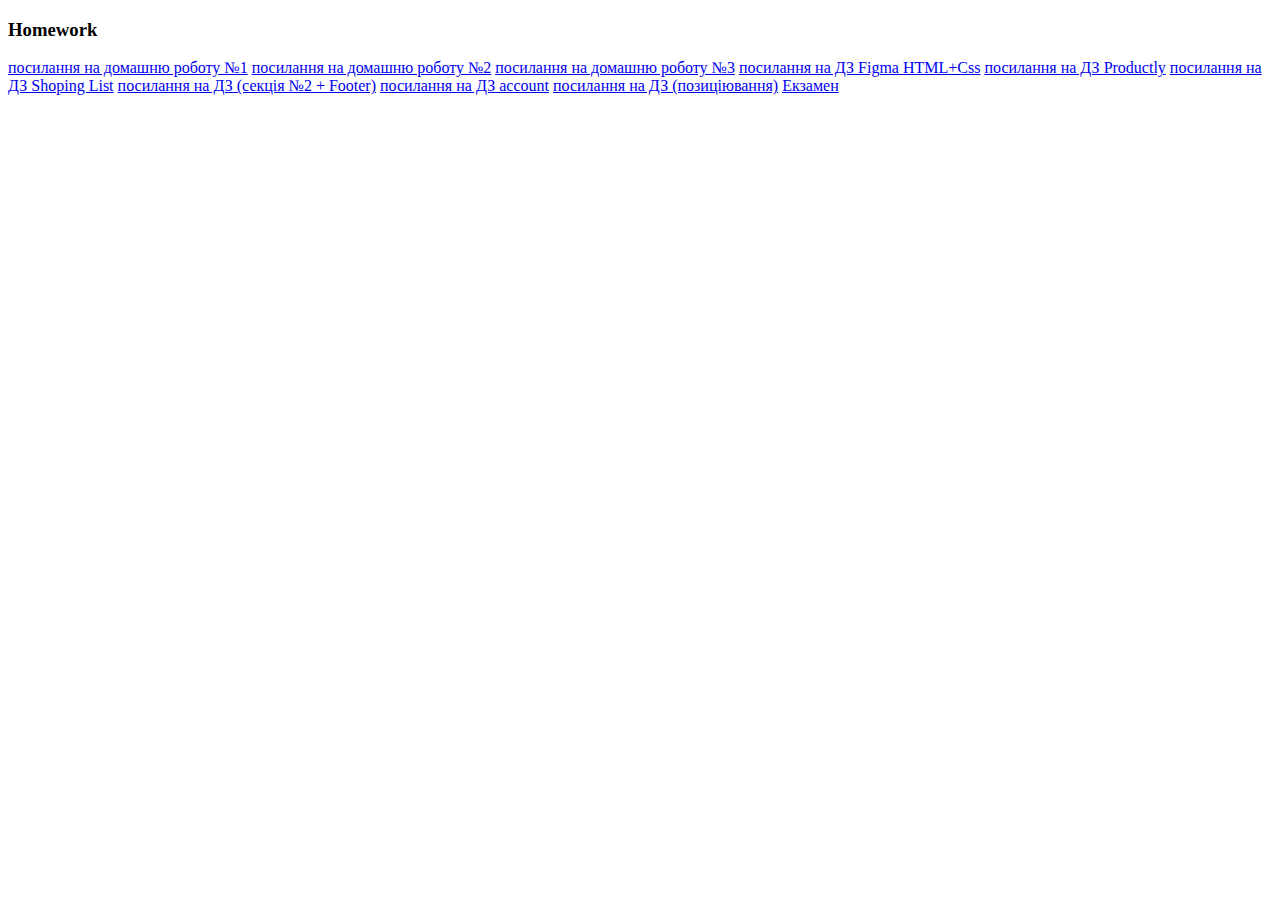
<file: index.html>
<!DOCTYPE html>
<html lang="uk">

<head>
  <meta charset="UTF-8">
  <meta http-equiv="X-UA-Compatible" content="IE=edge">
  <meta name="viewport" content="width=device-width, initial-scale=1.0">
  <title>Document</title>
</head>

<body>
  <main>
    <h3>Homework</h3>
    <a href="homework1/index.html">посилання на домашню роботу №1</a>
    <a href="homework2/index.html">посилання на домашню роботу №2</a>
    <a href="homeworkfigma/index.html">посилання на домашню роботу №3</a>
    <a href="homeworkFigmaCSS/index.html">посилання на ДЗ Figma HTML+Css</a>
    <a href="homeworkProductly/index.html">посилання на ДЗ Productly</a>
    <a href="shopingList/index.html">посилання на ДЗ Shoping List</a>
    <a href="homeworkProductly/index.html">посилання на ДЗ (секція №2 + Footer)</a>
    <a href="HM-Account/index.html">посилання на ДЗ account</a>
    <a href="documentation/index.html">посилання на ДЗ (позиціювання)</a>
    <a href="examination/index.html">Екзамен</a>
  </main>
</body>

</html>
</file>
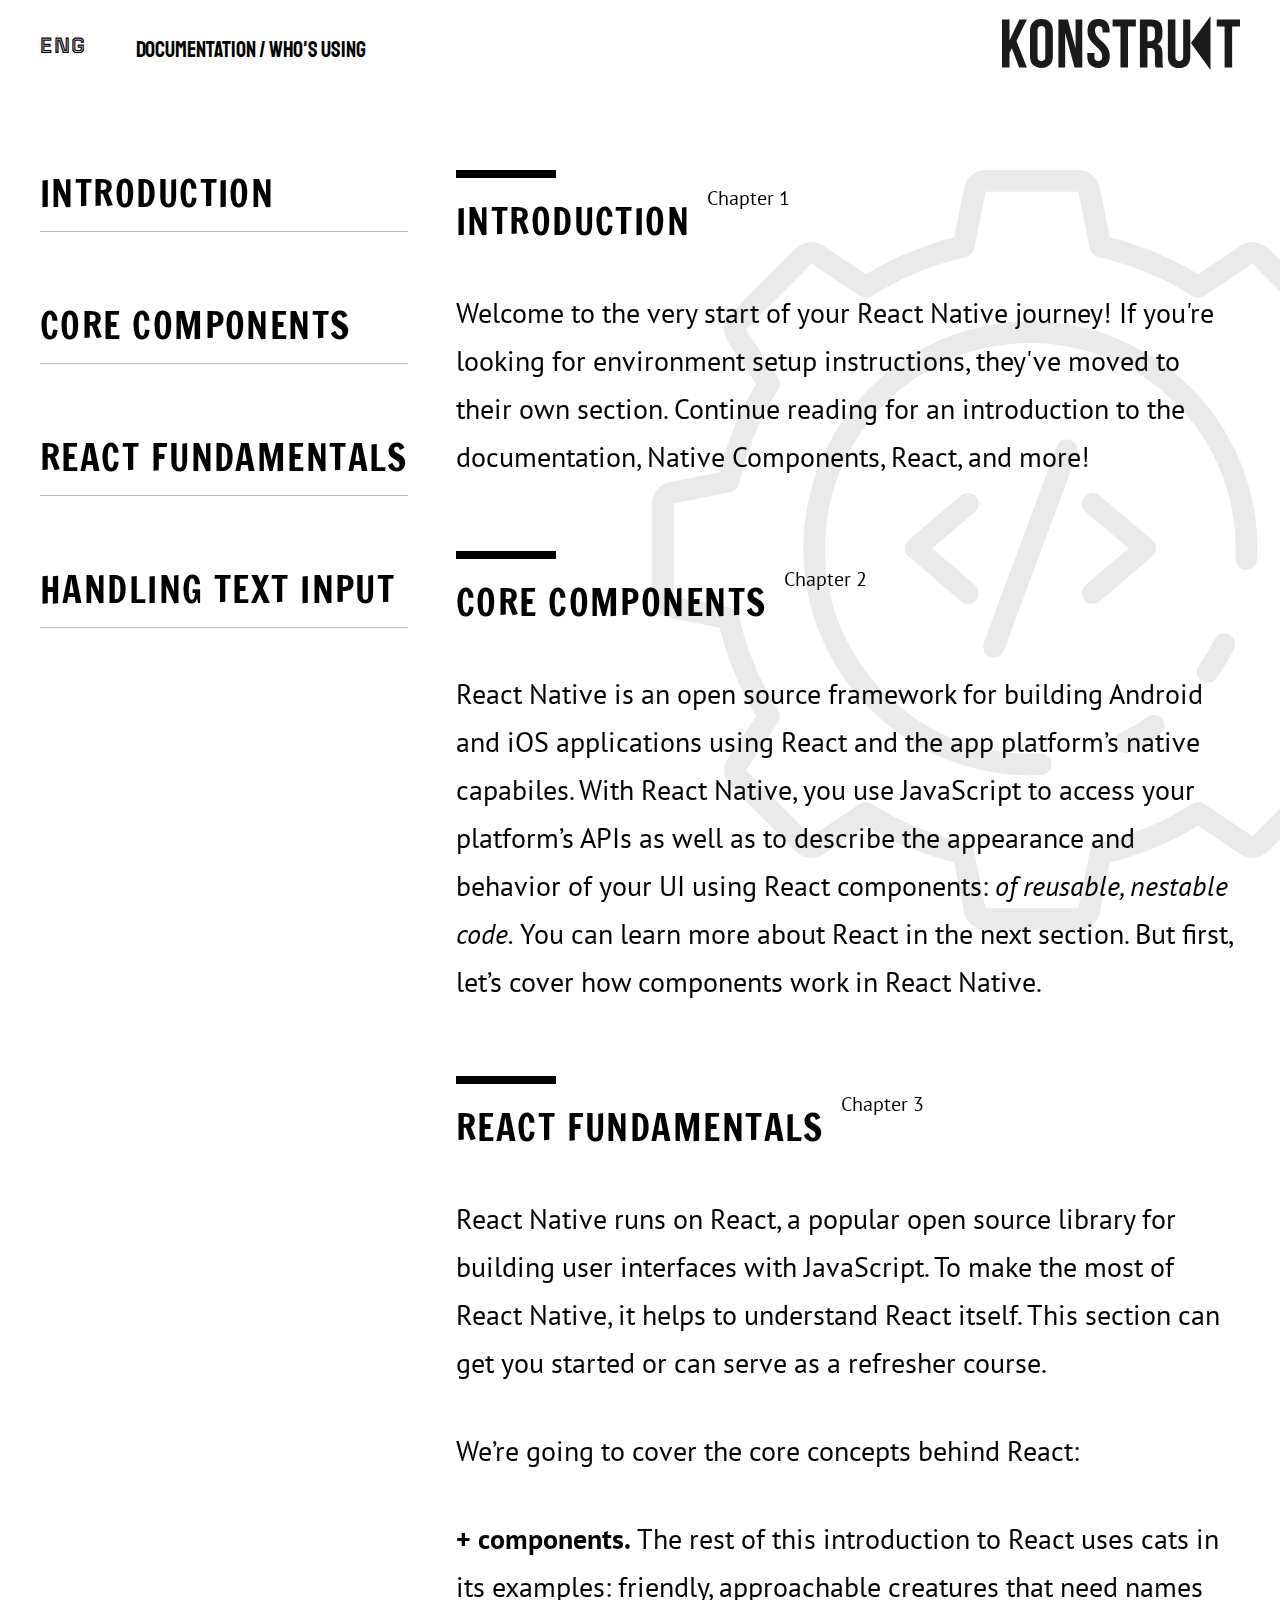
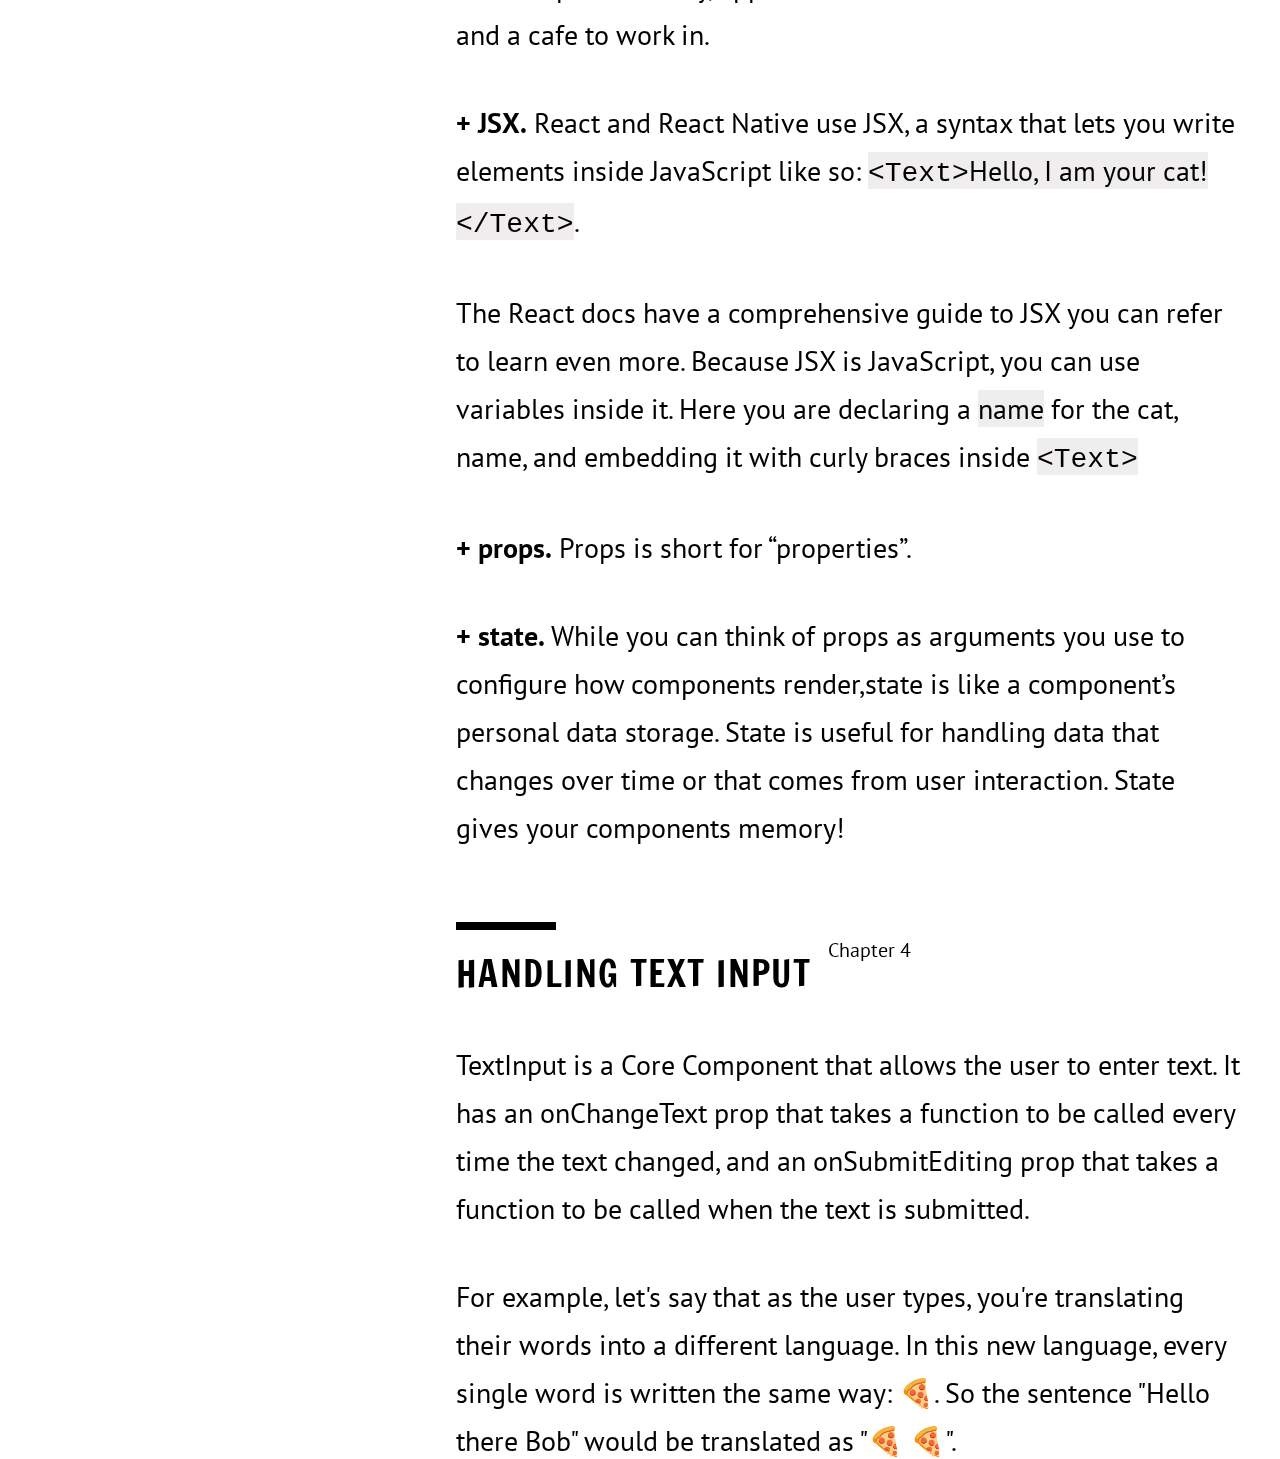
<file: documentation/index.html>
<!DOCTYPE html>
<html lang="en">

<head>
  <meta charset="UTF-8">
  <meta http-equiv="X-UA-Compatible" content="IE=edge">
  <meta name="viewport" content="width=device-width, initial-scale=1.0">
  <title>Documentation</title>


  <link rel="preconnect" href="https://fonts.googleapis.com">
  <link rel="preconnect" href="https://fonts.gstatic.com" crossorigin>
  <link
    href="https://fonts.googleapis.com/css2?family=Francois+One&family=PT+Sans&family=Staatliches&family=Tourney:wght@600&display=swap"
    rel="stylesheet">

  <link rel="stylesheet" href="assets/css/normalize.css">
  <link rel="stylesheet" href="assets/css/style.css">
</head>

<body>
  <div class="watermark">
    <img src="assets/images/bg-picture.svg" alt="gear">
  </div>

  <header class="header">
    <div class="container container_wrapper">
      <div class="header__left-group">
        <div class="header__language">ENG</div>

        <nav>
          <div class="header__navigation">
            <ul>
              <li>
                <a href="#" class="header__link">Documentation</a>
              </li>
              <li>/</li>
              <li>
                <a href="#" class="header__link">Who's using</a>
              </li>
            </ul>
          </div>
        </nav>
      </div>

      <div class="header__logo">
        <img src="assets/images/company-logo-black.svg" alt="Logo">
      </div>
    </div>
  </header>

  <main>
    <div class="container">
      <aside class="side-bar">
        <ul>
          <li>
            <a href="#introduction" class="side-bar__title">Introduction</a>
          </li>
          <li>
            <a href="#core-components" class="side-bar__title">core components</a>
          </li>
          <li>
            <a href="#react-fundamentals" class="side-bar__title">react fundamentals</a>
          </li>
          <li>
            <a href="#handling-text" class="side-bar__title">handling text input</a>
          </li>
        </ul>
      </aside>

      <div class="content">
        <article class="content__chapter chapter" id="introduction">
       

          <div class="chapter__header">
            <h2 class="chappter__title">Introduction</h2>
            <sup class="chapter__suptitle">Chapter 1</sup>
          </div>

          <p class="chapter-1__text">
            Welcome to the very start of your React Native journey! If you're looking for environment setup
            instructions, they've moved to their own section. Continue reading for an introduction to the
            documentation, Native Components, React, and more!
          </p>
        </article>

        <article class="content__chapter chapter" id="core-components">
        

          <div class="chapter__header">
            <h2 class="chappter__title">core components</h2>
            <sup class="chapter__suptitle">Chapter 2</sup>
          </div>


          <p class="chapter-2__text">React Native is an open source framework for building Android and iOS applications
            using React and the app platform’s native capabiles. With React Native, you use JavaScript to access your
            platform’s APIs as well as to describe the appearance and behavior of your UI using React components: <i> of
              reusable,
              nestable code.</i> You can learn more about React in the next section. But first, let’s cover how
            components work in React Native.</p>
        </article>


        <article class="content__chapter chapter" id="react-fundamentals">
         

          <div class="chapter__header">
            <h2 class="chappter__title">react fundamentals</h2>
            <sup class="chapter__suptitle">Chapter 3</sup>
          </div>


          <p class="chapter-3__text">React Native runs on React, a popular open source library for building user
            interfaces with JavaScript.
            To make the most of React Native, it helps to understand React itself. This section can get you started or
            can serve as a refresher course.
          </p>
          <p>We’re going to cover the core concepts behind React:</p>
          <p><b>+ components.</b> The rest of this introduction to React uses cats in its examples: friendly,
            approachable creatures that need names and a cafe to work in.</p>
          <p><b>+ JSX.</b> React and React Native use JSX, a syntax that lets you write elements inside JavaScript like
            so: <span class="selected-text"><code>&lt;Text&gt;</code>Hello, I am your
              cat!<code>&lt;/Text&gt;</code></span>.
          </p>
          <p>The React docs have a comprehensive guide to JSX you can refer to learn even more. Because JSX is
            JavaScript, you can use variables inside it. Here you are declaring a <span
              class="selected-text">name</span> for the cat, name, and
            embedding it with curly braces inside <span class="selected-text"><code>&lt;Text&gt;</code></span>
          </p>
          <p><b>+ props.</b> Props is short for “properties”.
          </p>
          <p><b>+ state.</b> While you can think of props as arguments you use to configure how components render,state
            is like a component’s personal data storage. State is useful for handling data that changes over time or
            that comes from user interaction. State gives your components memory!
          </p>
        </article>



        <article class="content__chapter chapter" id="handling-text">
        
          

          <div class="chapter__header">
            <h2 class="chappter__title">handling text input</h2>
            <sup class="chapter__suptitle">Chapter 4</sup>
          </div>

          <p class="chapter-4__text">TextInput is a Core Component that allows the user to enter text. It has an
            onChangeText prop that
            takes a function to be called every time the text changed, and an onSubmitEditing prop that takes a function
            to be called when the text is submitted.
          </p>
          <p>For example, let's say that as the user types, you're translating their words into a different language. In
            this new language, every single word is written the same way: 🍕. So the sentence "Hello there Bob" would be
            translated as "🍕 🍕".
          </p>
        </article>
      </div>
    </div>
  </main>
</body>

</html>
</file>
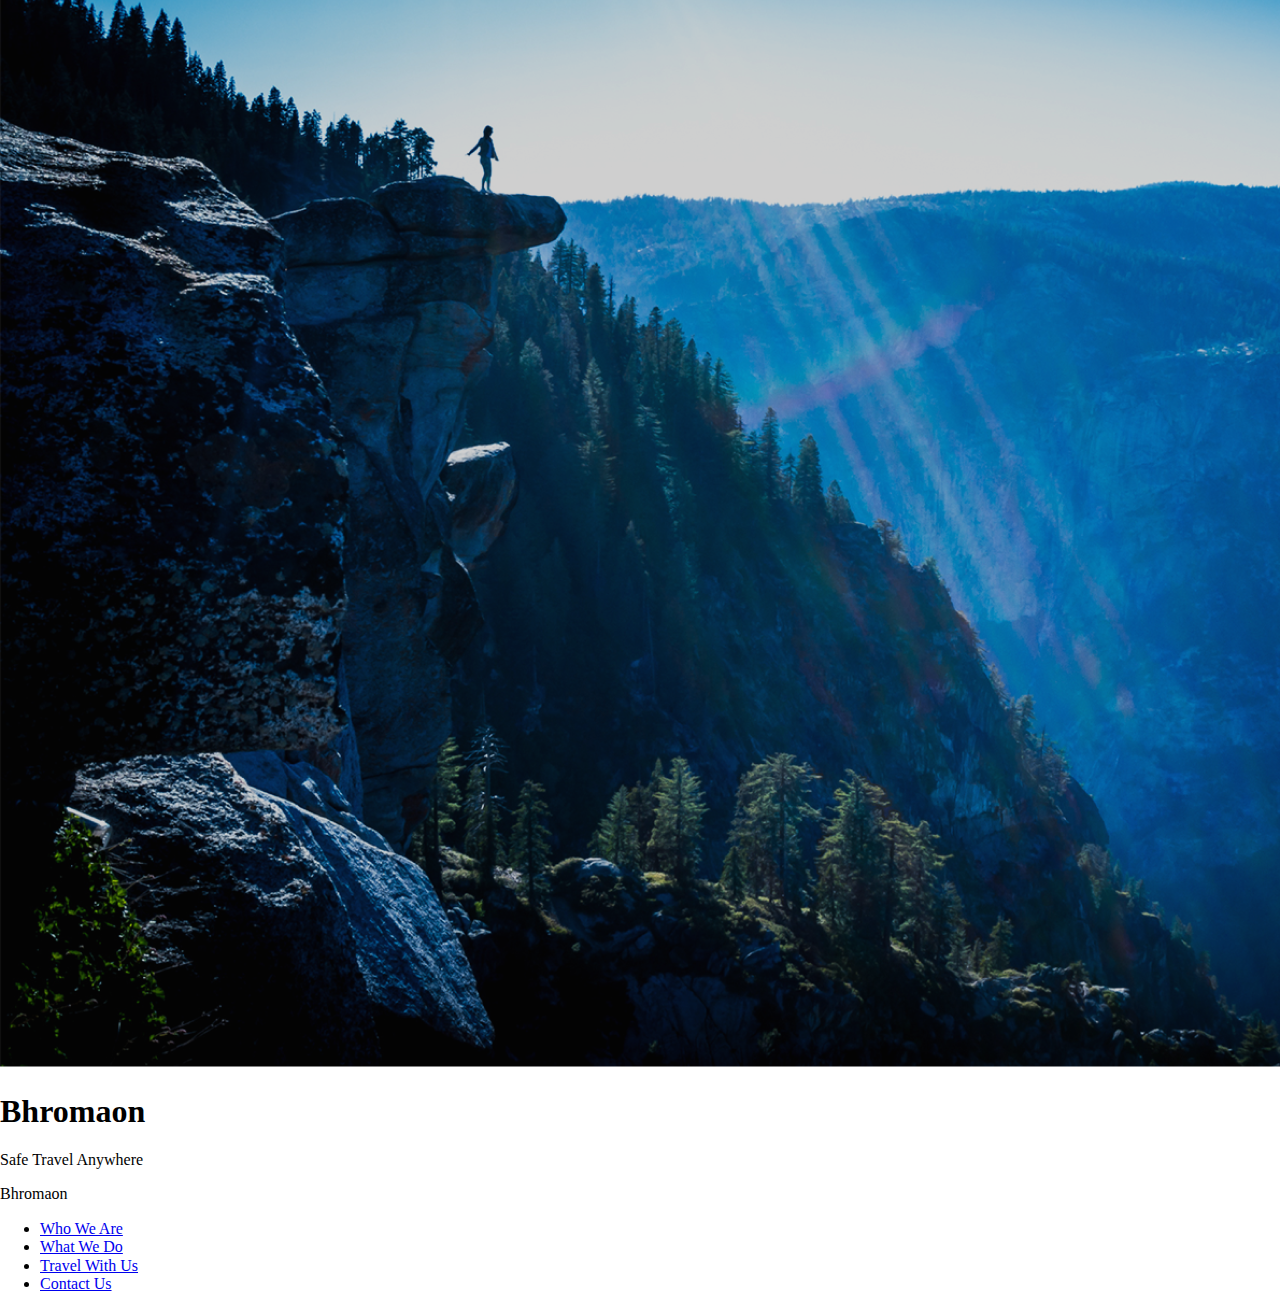
<file: examination/index.html>
<!DOCTYPE html>
<html lang="en">
<head>
  <meta charset="UTF-8">
  <meta http-equiv="X-UA-Compatible" content="IE=edge">
  <meta name="viewport" content="width=device-width, initial-scale=1.0">
  <link rel="stylesheet" href="assets/css/normalize.css">
  <link rel="stylesheet" href="assets/css/app.scss">
  <title>Document</title>
</head>
<body class="body">
  <header class="header">
  <img src="assets/images/HeaderBackground.png" alt="header-background">
  <h1>Bhromaon</h1>
  <p>Safe Travel Anywhere</p>
  <div class="header__block">
    <div class="container header__container">
      <div class="header__logo">
       <p>Bhromaon</p> 
      </div>
      <nav>
        <ul class="header__menu">
          <li>
            <a href="#" class="menu__item">Who We Are</a>
          </li>
          <li>
            <a href="#" class="menu__item">What We Do</a>
          </li>
          <li>
            <a href="#" class="menu__item">Travel With Us</a>
          </li>
          <li>
            <a href="#" class="menu__item">Contact Us</a>
          </li>
        </ul>
      </nav>
    </div>
  </div>
  
  </header>
</body>
</html>
</file>
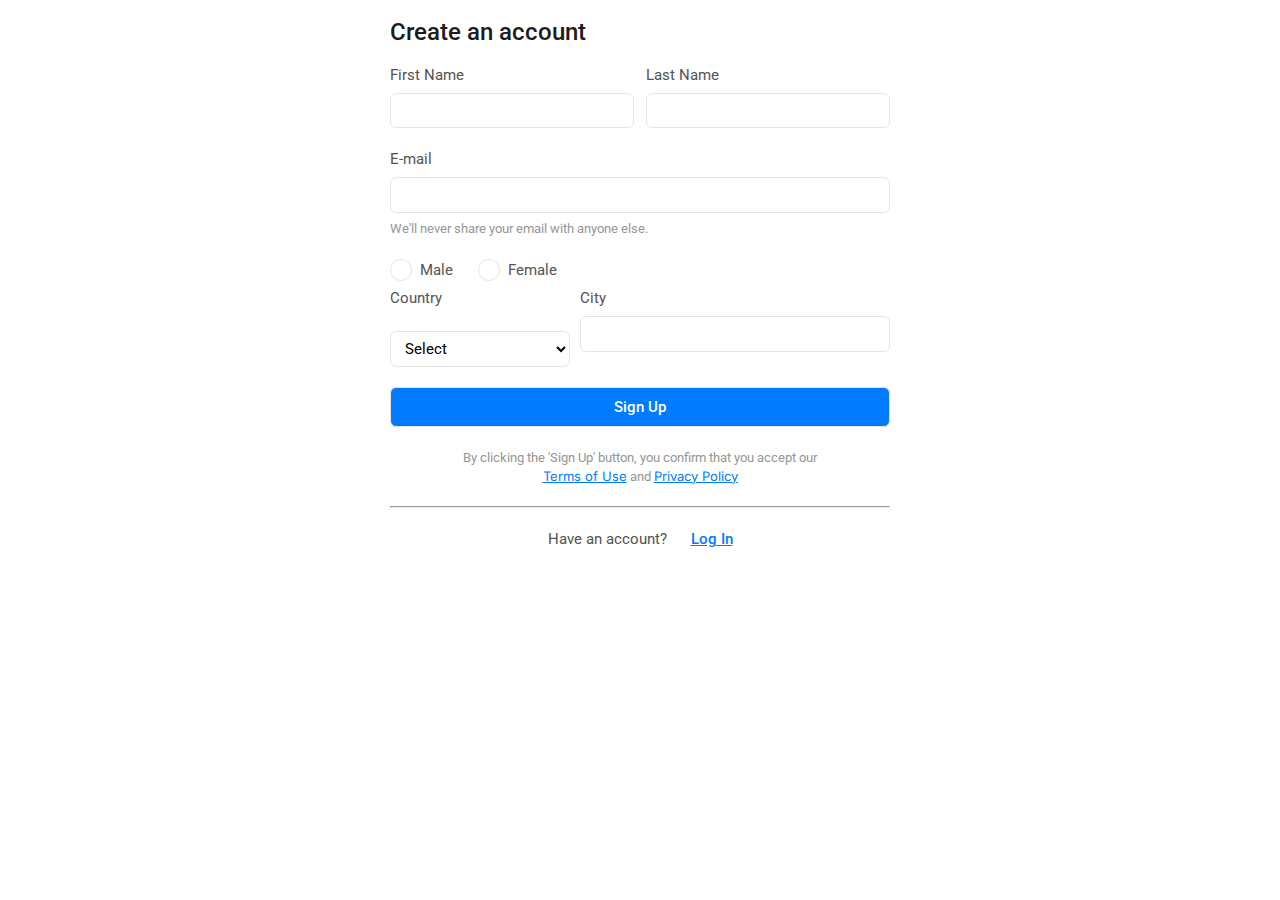
<file: HM-Account/index.html>
<!DOCTYPE html>
<html lang="en">

<head>
  <meta charset="UTF-8">
  <meta http-equiv="X-UA-Compatible" content="IE=edge">
  <meta name="viewport" content="width=device-width, initial-scale=1.0">
  <title>Web-form</title>

  <link rel="preconnect" href="https://fonts.googleapis.com">
  <link rel="preconnect" href="https://fonts.gstatic.com" crossorigin>
  <link href="https://fonts.googleapis.com/css2?family=Inter&family=Roboto:wght@400;500&display=swap" rel="stylesheet">

  <link rel="stylesheet" href="assets/css/normalize.css">
  <link rel="stylesheet" href="assets/css/style.css">
</head>

<body>
  <main>
    <section>
      <div class="container">


        <h1>Create an account</h1>

        <form>

          <div class="name">
            <div class="first-name">
              <label>First Name</label>
              <input type="text" id="fname" name="fname">
            </div>
            <div class="first-name">
              <label>Last Name</label>
              <input type="text" id="lname" name="lname">
            </div>
          </div>

          <div class="e-mail">
            <label>E-mail</label>
            <input type="email" id="e_mail" name="e-mail">
            <span> We'll never share your email with anyone else.</span>
          </div>

          <input type="radio" id="radio-m" name="gender">
          <label for="radio-m">
            <span class="checkradio"></span>
            <span class="male">Male</span>
          </label>
          <input type="radio" id="radio-f" name="gender">
          <label for="radio-f">
            <span class="checkradio"></span>
            <span>Female</span>
          </label>

          <div class="country_city">
            <div class="country">
              <label>Country</label><br>
              <select>
                <option value="1">Select</option>
                <option value="2">Italy</option>
                <option value="3">Spain</option>
                <option value="4">China</option>
                <option value="5">Latvia</option>
                <option value="6">Austria</option>
              </select>
            </div>

            <div class="city">
              <label>City</label>
              <input type="text" id="city-name">
            </div>
          </div>

          <div>
            <button>Sign Up</button>
          </div>
          <p>By clicking the 'Sign Up' button, you confirm that you accept our <a href="#">Terms of Use</a> and <a
              href="">Privacy Policy</a></p>
        </form>


        <hr class="line">


      </div>
    </section>
  </main>

  <footer>
    <div class="container">
      <div class="footer">
        <span>Have an account?</span>
        <a href="#">Log In</a>
      </div>
    </div>
  </footer>
</body>

</html>
</file>
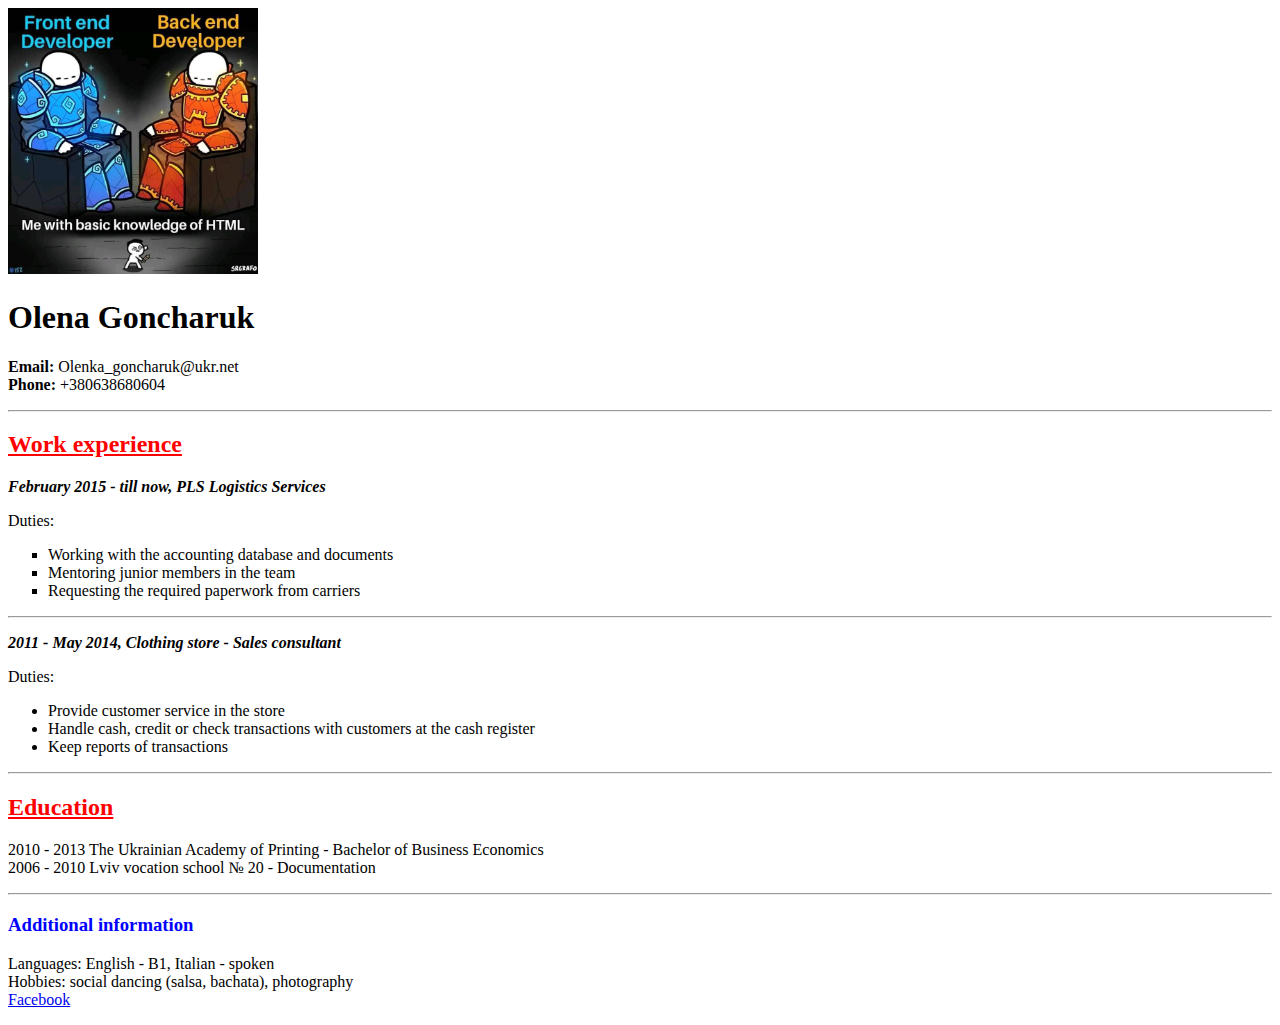
<file: homework 1/index.html>
<!DOCTYPE html>
<html lang="en">
<head>
  <meta charset="UTF-8">
  <meta http-equiv="X-UA-Compatible" content="IE=edge">
  <meta name="viewport" content="width=device-width, initial-scale=1.0">
  <title>Goncharuk Olena CV</title>
</head>
<body>
  <img src="foto1.jpg" alt="My foto" width="250">
  <h1>Olena Goncharuk</h1>
  <p><b>Email:</b> Olenka_goncharuk@ukr.net <br><b>Phone:</b> +380638680604</p>
  <hr>
  <h2 style="color: red"><u>Work experience</u></b></h2>
  <p><b><i>February 2015 - till now, PLS Logistics Services</i></b></p>
  <p>Duties:</p>
  <ul type="square">
    <li>Working with the accounting database and documents</li>
    <li>Mentoring junior members in the team</li>
    <li>Requesting the required paperwork from carriers</li>
  </ul>
  <hr>
  <p><b><i>2011 - May 2014, Clothing store - Sales consultant</i></b></p>
  <p>Duties:</p>
  <ul>
    <li>Provide customer service  in the store</li>
    <li>Handle cash, credit or check transactions with customers at the cash register</li>
    <li>Keep reports of  transactions</li>
  </ul>
  <hr>
<h2 style="color: red"><u>Education</u></b></h2>
<p>2010 - 2013 The Ukrainian Academy of Printing - Bachelor of Business Economics <br>2006 - 2010 Lviv vocation school № 20 - Documentation</p>
<hr>
<h3 style="color: blue">Additional information</h3>
  <p>Languages: English - B1, Italian - spoken <br> Hobbies: social dancing (salsa, bachata), photography <br> <a href="https://www.facebook.com/olena.goncharuk.14" target="_blank">Facebook</a> </p>

</body>
</html>
</file>
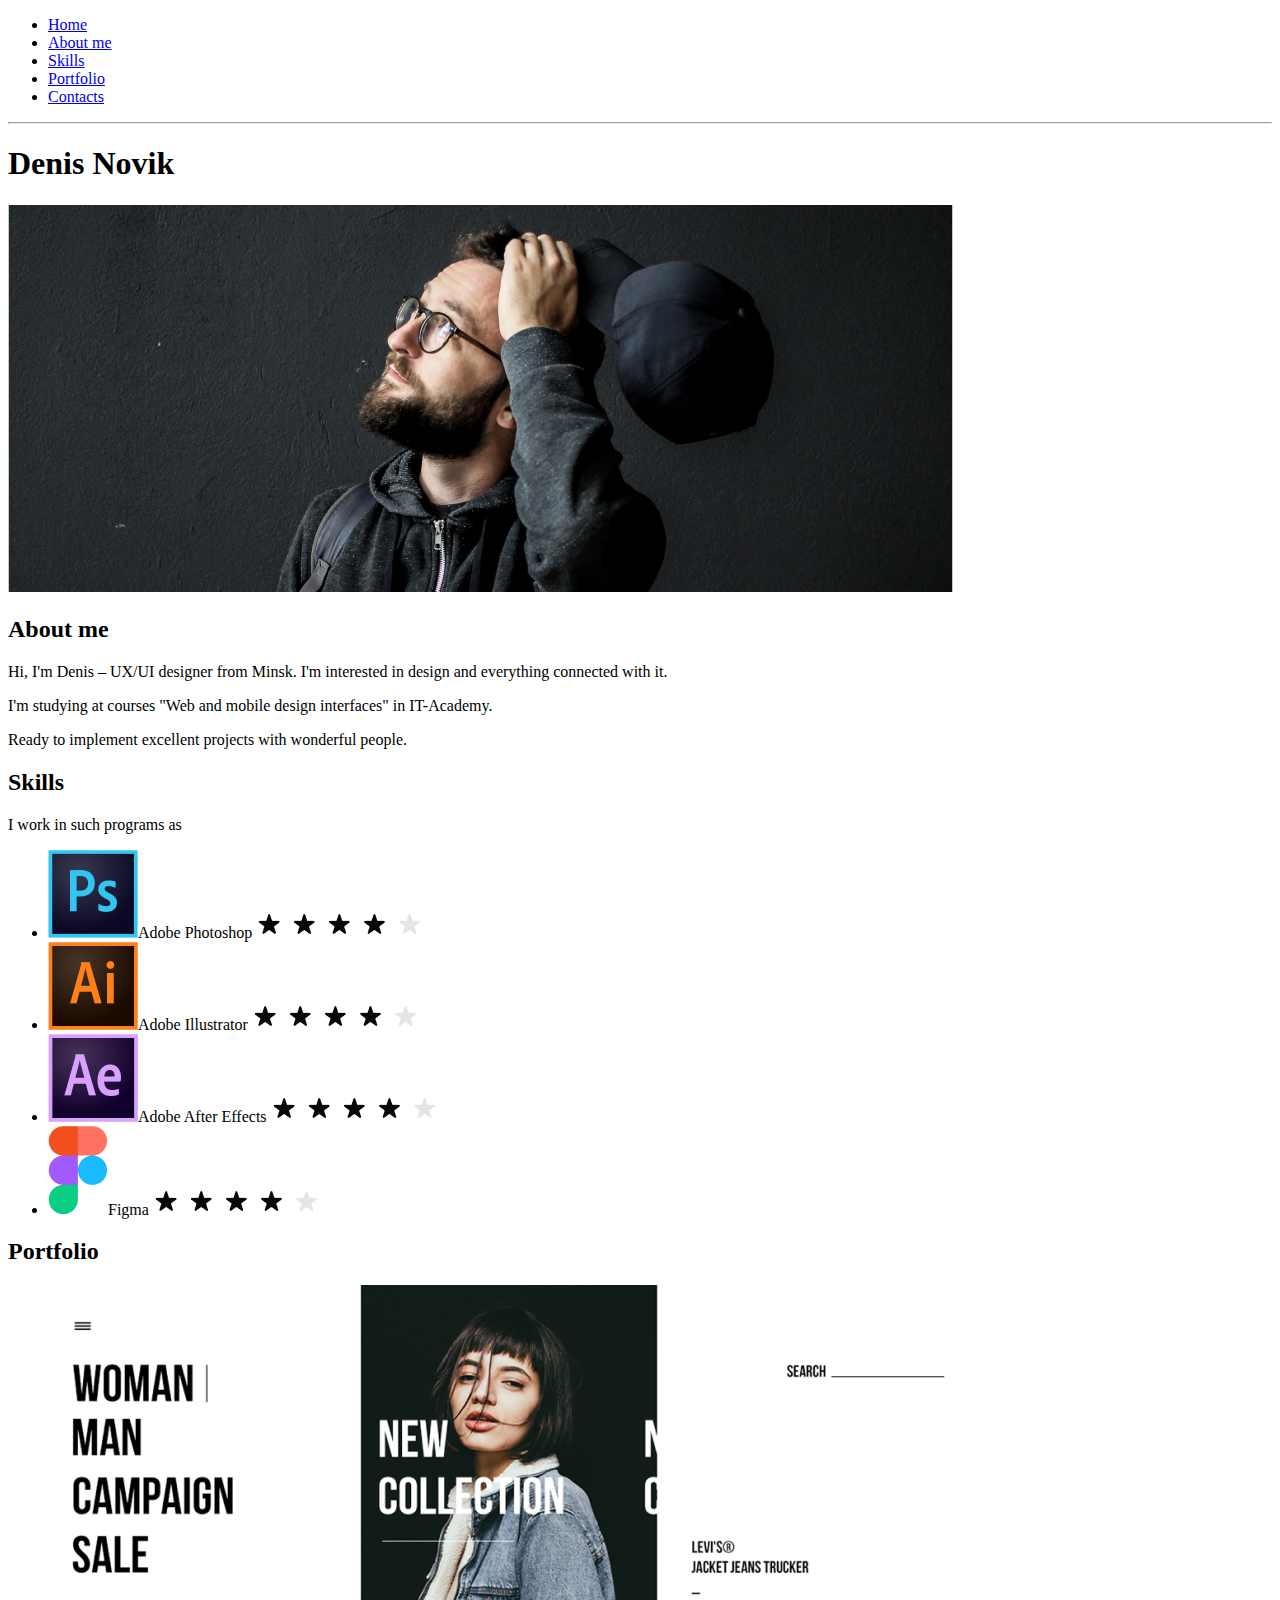
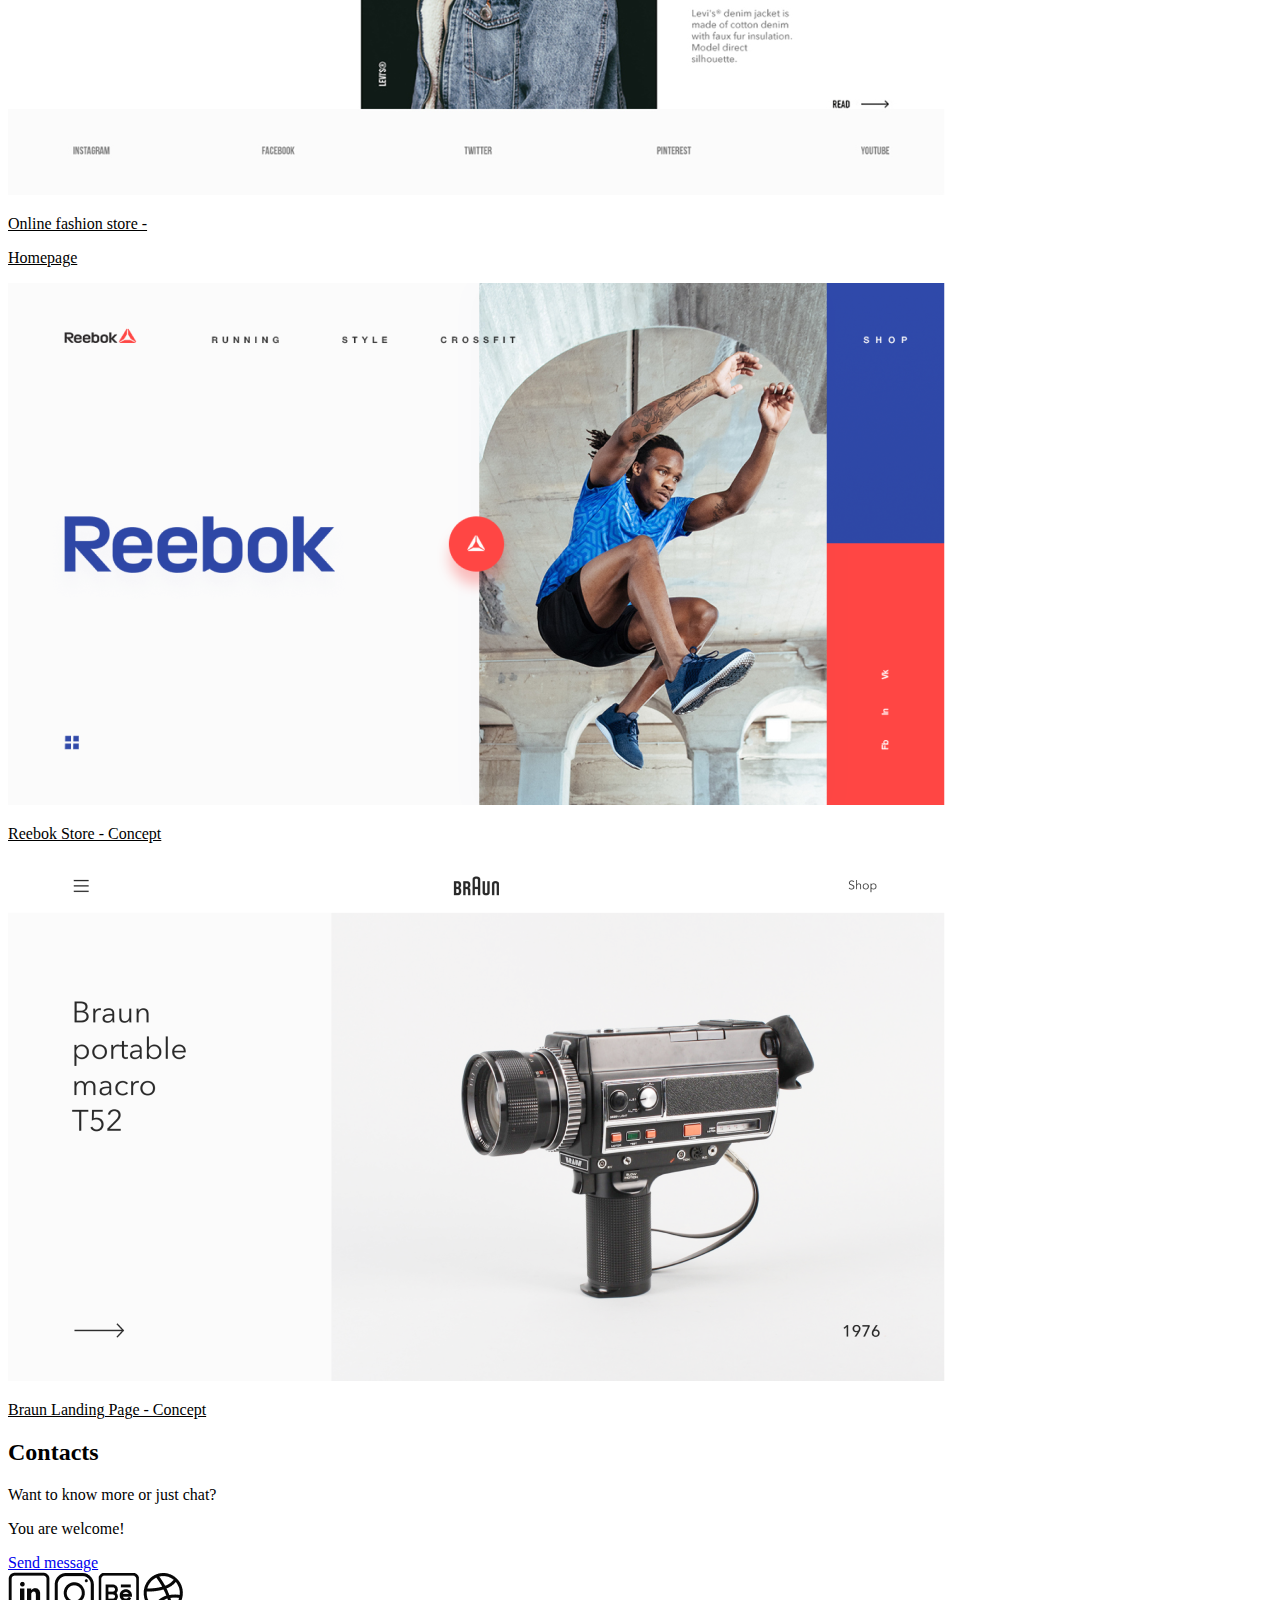
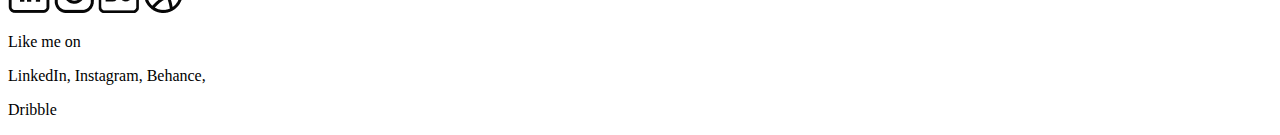
<file: homeworkfigma/index.html>
<!DOCTYPE html>
<html lang="en">

<head>
  <meta charset="UTF-8">
  <meta http-equiv="X-UA-Compatible" content="IE=edge">
  <meta name="viewport" content="width=device-width, initial-scale=1.0">
  <title>Free langing Page</title>
</head>

<body>
  <header>
    <div>
      <nav>
        <ul>
          <li><a href="#home">Home</a></li>
          <li><a href="#about me">About me</a></li>
          <li><a href="#skills">Skills</a></li>
          <li><a href="#portfolio">Portfolio</a></li>
          <li><a href="#contacts">Contacts</a></li>
        </ul>
      </nav>
      <hr>
    </div>
  </header>

  <main>
    <section id="home">
      <div>
        <h1>Denis Novik</h1>
      </div>
    </section>
    <section>
      <div>
        <img src="assets/images/denisNovik.png" alt="Denis Novik">
      </div>
      
    </section>
    <!---            about me        -->
    <section id="about me">
      <div>
        <h2>About me</h2>
        <p>Hi, I'm Denis – UX/UI designer from Minsk. I'm interested in design and everything connected with it.</p>
        <p>I'm studying at courses "Web and mobile design interfaces" in IT-Academy.</p>
        <p>Ready to implement excellent projects with wonderful people.</p>
      </div>
    </section>
    <!--          skills        -->
    <section id="skills">
      <div>
        <h2>Skills</h2>
        <p>I work in such programs as</p>
      </div>
      <div>
        <ul>
          <li><img src="assets/images/photoshop.png" alt="photoshop">Adobe
            Photoshop
            <img src="assets/images/stars4.png" alt=""></li>
          <li><img src="assets/images/illustrator.png" alt="">Adobe 
            Illustrator
            <img src="assets/images/stars4.png" alt=""></li>
          <li><img src="assets/images/afterEffects.png" alt="">Adobe 
            After Effects
            <img src="assets/images/stars4.png" alt=""></li>
          <li><img src="assets/images/figma.png" alt="">Figma
            <img src="assets/images/stars4.png" alt=""></li>
        </ul>
      </div>
    </section>
    <!--       portfolio         -->
    <section id="portfolio">
      <div>
        <h2>Portfolio</h2>
      </div>
    </section>

    <section>
      <div>
        <img src="assets/images/portfoliopicture.png" alt="Portfolio">
      </div>
      <div>
        <p><u>Online fashion store - </u></p>
        <p><u>Homepage</u></p>
      </div>
    </section>
    
    <section>
      <div>
        <img src="assets/images/reebokPicture.png" alt="reebok">
      </div>
      <div>
        <p><u>Reebok Store - Concept</u></p>
      </div>
    </section>

    <section>
      <div>
        <img src="assets/images/braunPicture.png" alt="Braun">
      </div>
      <div>
        <p><u>Braun Landing Page - Concept</u></p>
      </div>
    </section>

  </main>
  <!--    footer    -->
  <footer id="contacts">
    <div>
      <div>
        <h2>Contacts</h2>
        <p>Want to know more or just chat?</p>
        <p>You are welcome!</p>
      </div>
      <a href="#">Send message</a>
      <div>
        <a href="#" rel="noindex nofollow noreferrer" target="_blank">
          <img src="assets/images/linkedln.png" alt="linkedln"></a>
        <a href="#" rel="noindex nofollow norefferer" target="_blank">
          <img src="assets/images/instagram.png" alt="instagram"></a>
        <a href="#" rel="noindex nofollow norefferer" target="_blank">
          <img src="assets/images/behance.png" alt="behance"></a>
        <a href="#" rel="noindex nofollow norefferer" target="_blank">
          <img src="assets/images/dribble.png" alt="dribble"></a>
      </div>
      <div>
        <p>Like me on</p>
        <p>LinkedIn, Instagram, Behance,</p>
        <p>Dribble</p>
      </div>
    </div>
  </footer>
</body>

</html>
</file>
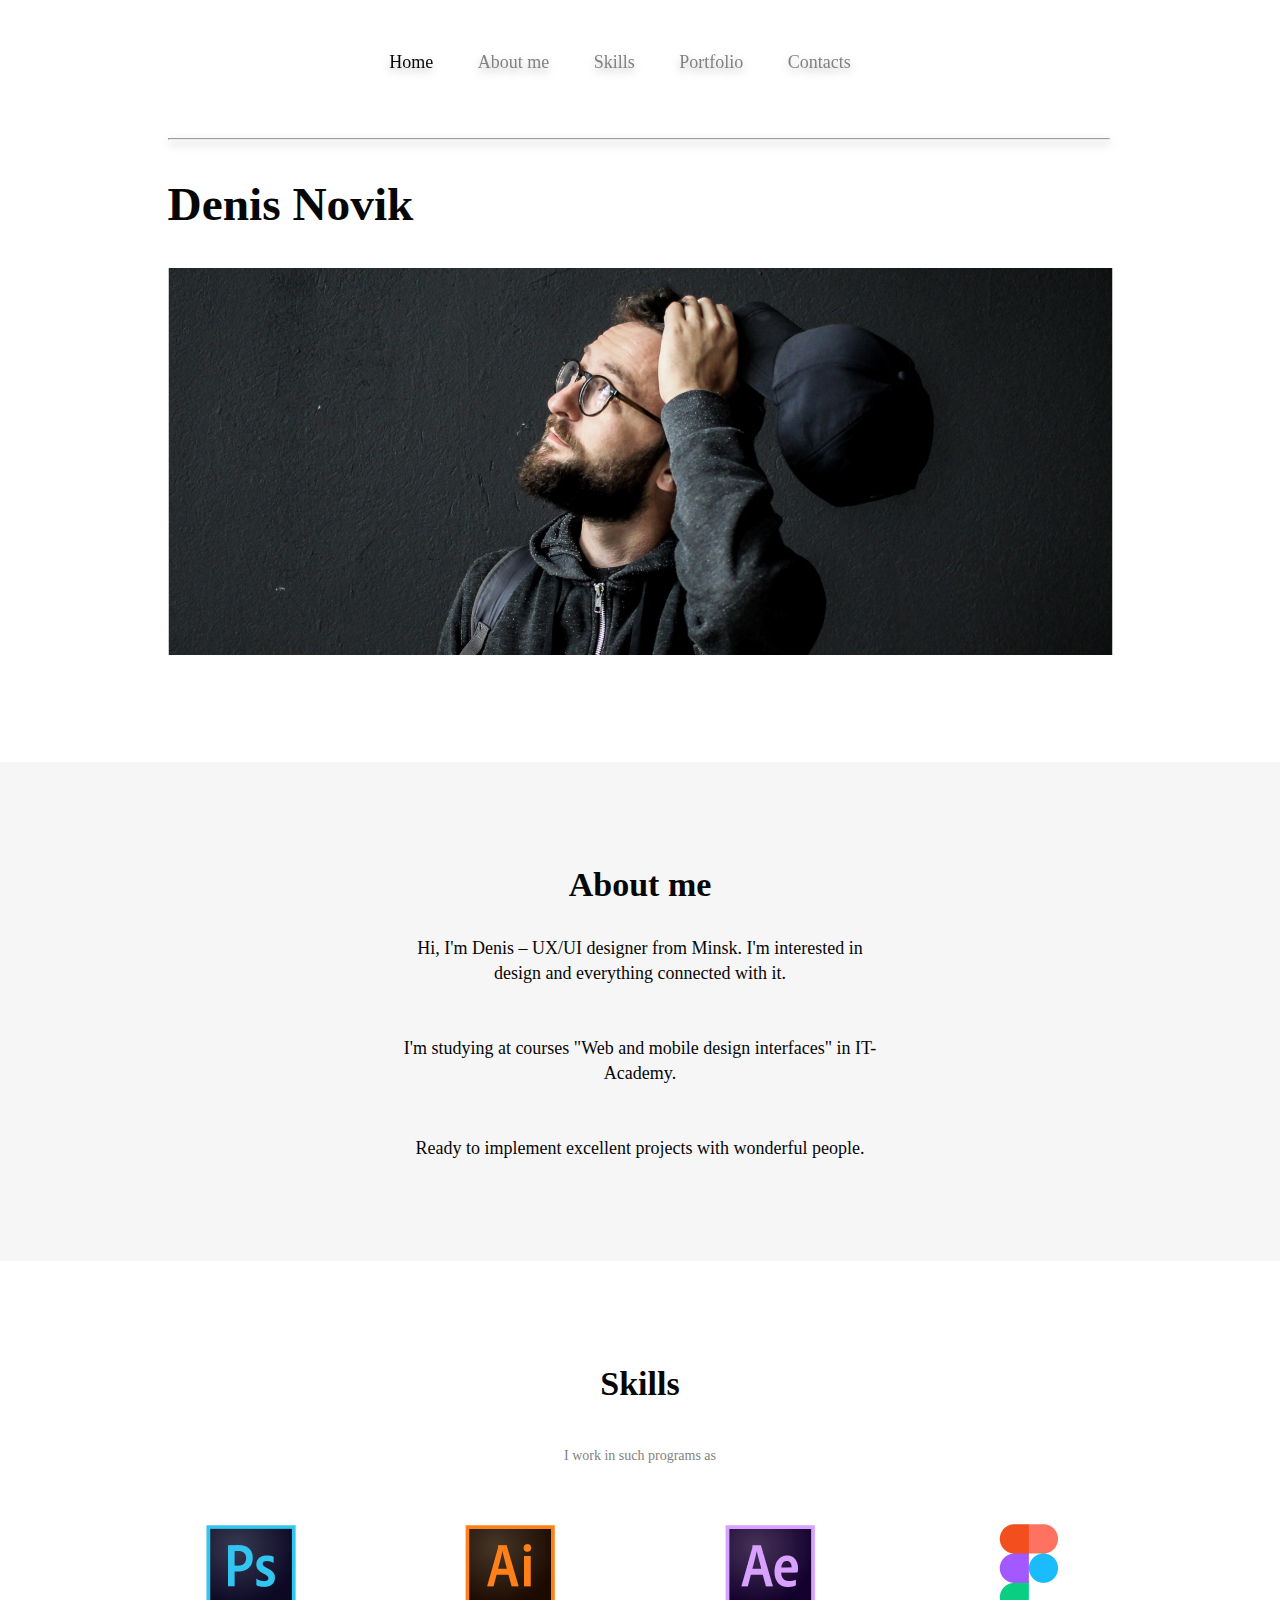
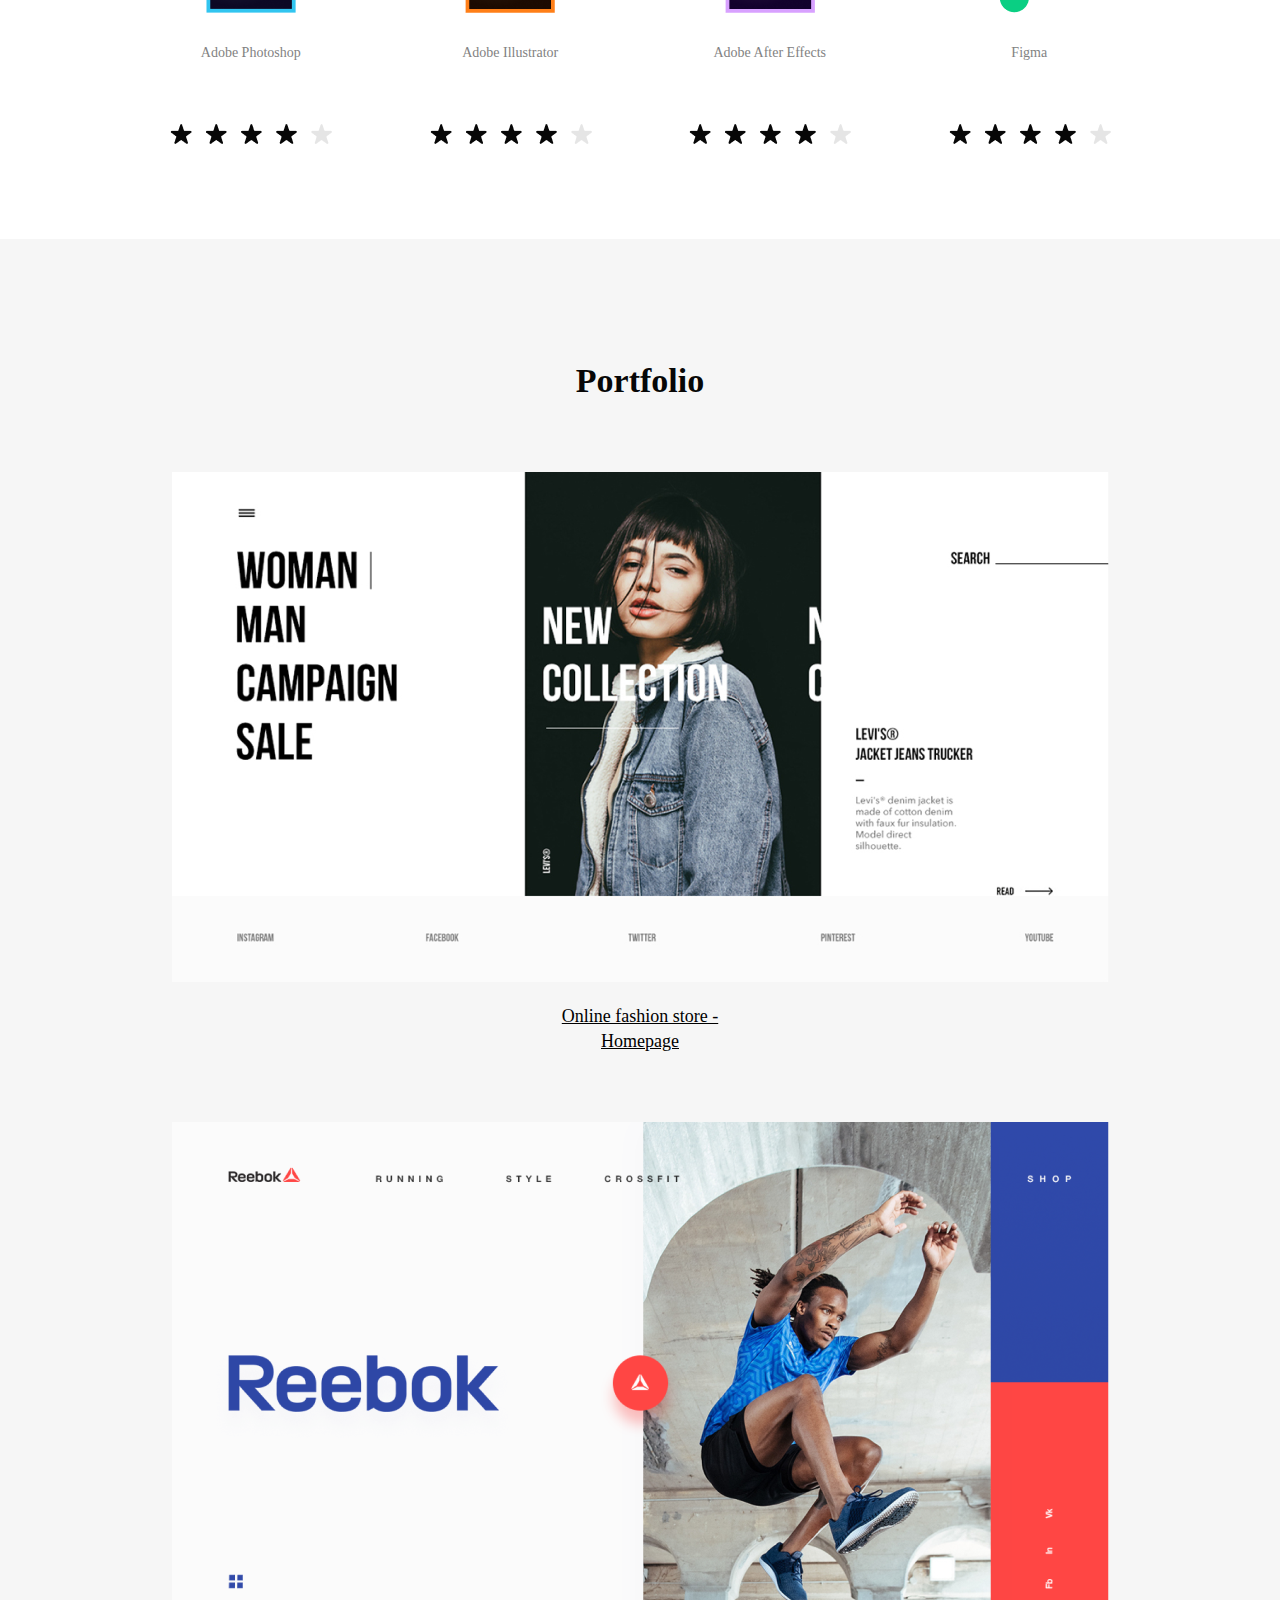
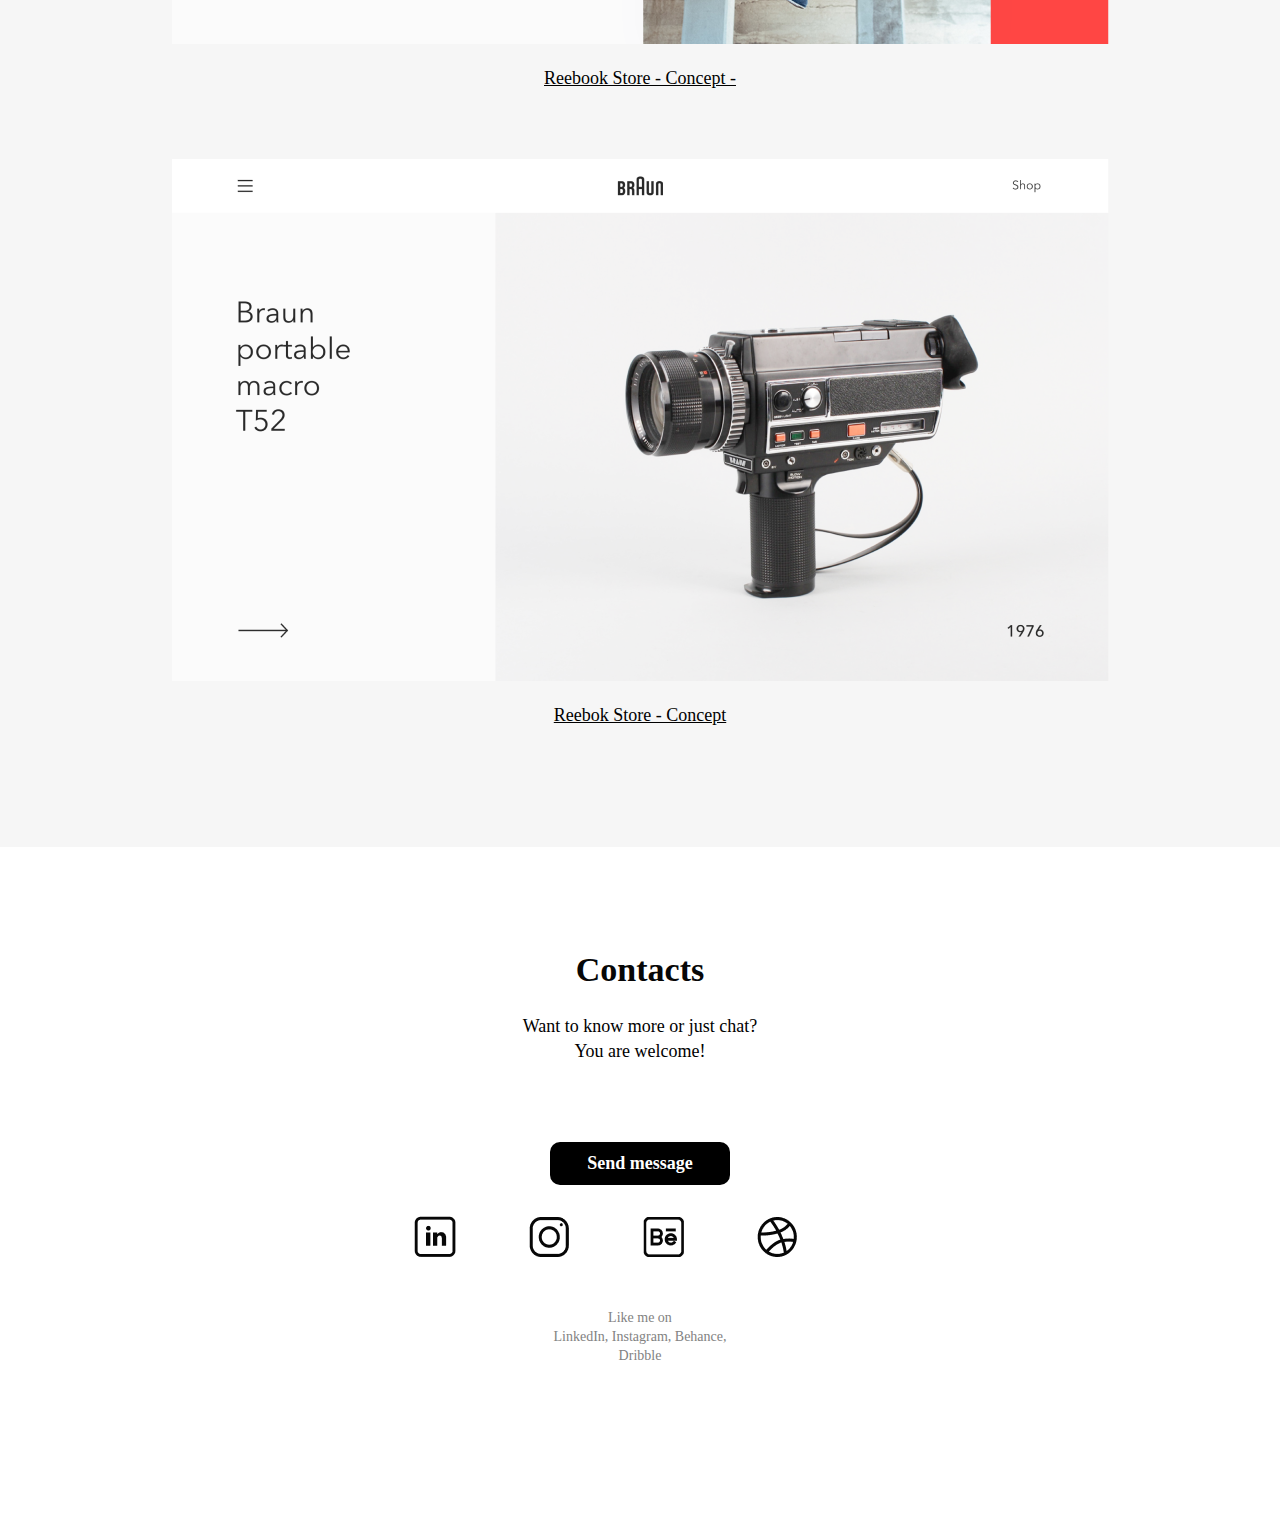
<file: homeworkFigmaCSS/index.html>
<!DOCTYPE html>
<html lang="en">

<head>
  <meta charset="UTF-8">
  <meta http-equiv="X-UA-Compatible" content="IE=edge">
  <meta name="viewport" content="width=device-width, initial-scale=1.0">
  <title>Free langing Page</title>
  <link rel="stylesheet" href="assets/css/normalize.css">
  <link rel="stylesheet" href="assets/css/style.css">

</head>

<body>
  <header>
    <div class="container">
      <nav>
        <ul>
          <li><a href="#home" class="black">Home</a></li>
          <li><a href="#about_me" class="grey">About me</a></li>
          <li><a href="#skills" class="grey">Skills</a></li>
          <li><a href="#portfolio" class="grey">Portfolio</a></li>
          <li><a href="#contacts" class="grey">Contacts</a></li>
        </ul>
      </nav>
      <hr width="940">
    </div>
  </header>

  <main>
    <section id="home">
      <div class="container">
        <h1>Denis Novik</h1>
      </div>
    </section>

    <section>
      <div>
        <img src="assets/images/denisNovik.png" alt="Denis Novik">
      </div>

    </section>
    <!---            about me        -->
    <section id="about_me">
      <div class="container">
        <div class="about-me">
          <div class="tittle-about-me tittle">
          <h2>About me</h2>
          </div>
          <div class="text-about-me">
            <p class="p1">Hi, I'm Denis – UX/UI designer from Minsk. I'm interested in design and everything connected
              with it.</p>
            <p class="p1">I'm studying at courses "Web and mobile design interfaces" in IT-Academy.</p>
            <p>Ready to implement excellent projects with wonderful people. </p>
          </div>
        </div>
      </div>
    </section>
    <!--          skills        -->
    <div id="skills">
      <div class="container"></div>
      <div class="tittle-skills tittle">
        <h2>Skills</h2>
      </div>
      <div class="text-skills">
        <p>I work in such programs as</p>
      </div>
      <div>
        <ul>
          <li>
            <div class="img"><img src="assets/images/photoshop.png" alt="photoshop"></div>
            <p class="text-skills">Adobe Photoshop</p>
            <div class="stars"><img src="assets/images/stars4.png" alt="4stars">
            </div>
          </li>

          <li>
            <div class="img">
              <img src="assets/images/illustrator.png" alt="illustrator">
            </div>
            <p class="text-skills">Adobe Illustrator</p>
            <div class="stars"><img src="assets/images/stars4.png" alt="4stars">
            </div>
          </li>

          <li>
            <div class="img">
              <img src="assets/images/afterEffects.png" alt="">
            </div>
            <p class="text-skills">Adobe After Effects</p>
            <div class="stars"><img src="assets/images/stars4.png" alt="4stars">
            </div>
          </li>

          <li>
            <div class="img">
              <img src="assets/images/figma.png" alt="figma">
            </div>
            <p class="text-skills">Figma</p>
            <div class="stars"><img src="assets/images/stars4.png" alt="4stars">
            </div>
          </li>
        </ul>
      </div>
    </div>
    </section>
    <!--       portfolio         -->
    <section id="portfolio">
      <div class="container">
        <div class="tittle-portfolio tittle">
        <h2>Portfolio</h2>
        </div>



        <div class="img"><img src="assets/images/portfoliopicture.png" alt="portfolio-picture"></div>
        <p><u>Online fashion store - </u></p>
        <p><u>Homepage</u></p>




        <div class="img"><img src="assets/images/reebokPicture.png" alt="reebok"></div>
        <p><u>Reebook Store - Concept - </u></p>



        <div class="img"><img src="assets/images/braunPicture.png" alt="reebok"></div>
        <p><u>Reebok Store - Concept</u></p>

      </div>
    </section>
  </main>














  <!--    footer    -->
  <footer id="contacts">
    <div class="container">
      <div>
        <div>
          <h2>Contacts</h2>
          <p>Want to know more or just chat?</p>
          <p>You are welcome!</p>
        </div>
        <div class="sent-message">
          <a href="#" class="sent-message-color">Send message</a>
        </div>
        <div>
          <ul>
            <li>
              <a href="#" rel="noindex nofollow noreferrer" target="_blank">
                <img src="assets/images/linkedln.png" alt="linkedln" class="image"></a>
              <a href="#" rel="noindex nofollow norefferer" target="_blank">
                <img src="assets/images/instagram.png" alt="instagram"></a>
              <a href="#" rel="noindex nofollow norefferer" target="_blank">
                <img src="assets/images/behance.png" alt="behance"></a>
              <a href="#" rel="noindex nofollow norefferer" target="_blank">
                <img src="assets/images/dribble.png" alt="dribble"></a>
            </li>
          </ul>
        </div>
      </div>
      <div class="footer-text">
        <p>Like me on</p>
        <p>LinkedIn, Instagram, Behance,</p>
        <p>Dribble</p>
      </div>
  </footer>
</body>

</html>
</file>
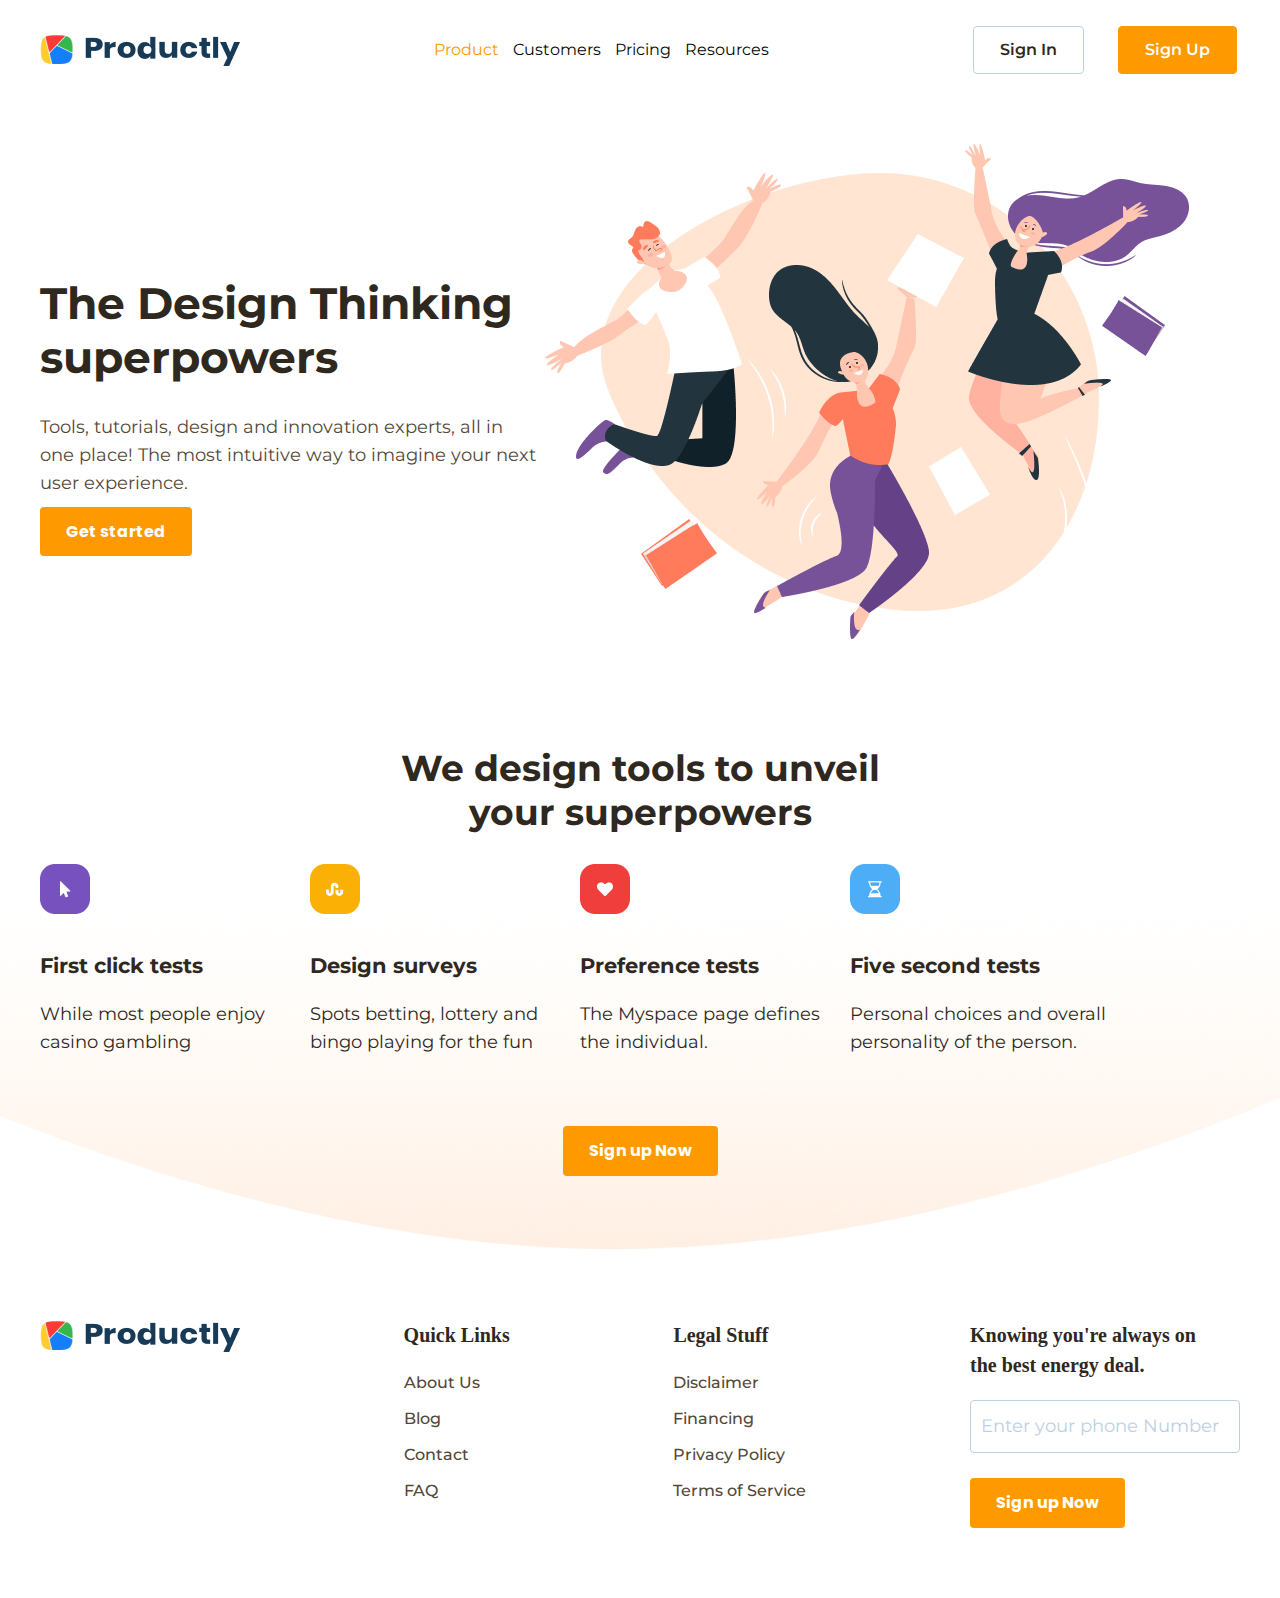
<file: homeworkProductly/index.html>
<!DOCTYPE html>
<html lang="en">

<head>
  <meta charset="UTF-8">
  <meta http-equiv="X-UA-Compatible" content="IE=edge">
  <meta name="viewport" content="width=device-width, initial-scale=1.0">
  <title>Productly</title>

  <link rel="preconnect" href="https://fonts.googleapis.com">
  <link rel="preconnect" href="https://fonts.gstatic.com" crossorigin>
  <link href="https://fonts.googleapis.com/css2?family=Montserrat:wght@400;600&family=Poppins:wght@700&display=swap"
    rel="stylesheet">

  <link rel="stylesheet" href="assets/css/normalize.css">
  <link rel="stylesheet" href="assets/css/style.css">

</head>

<body>
  <header>

    <div class="container">
      <img src="assets/images/LogoProductly.png" alt="logo" class="logo content">
      <nav class="header content">
        <ul class="menu-list">
          <li class="menu-item"><a href="#product" class="menu-link orange">Product</a></li>
          <li class="menu-item"><a href="#customers" class="menu-link">Customers</a></li>
          <li class="menu-item"><a href="#pricing" class="menu-link">Pricing</a></li>
          <li class="menu-item"><a href="#resources" class="menu-link">Resources</a></li>
        </ul>
      </nav>

      <a href="#" class="header-button-white content">Sign In</a>


      <a href="#" class="header-button-orange content">Sign Up </a>

    </div>

  </header>

  <main class="main">
    <section class="chapter1">
      <div class="container">


        <div class="content left">
          <h1 class="tittle">The Design Thinking superpowers</h1>

          <p class="text-chapter1">Tools, tutorials, design and innovation experts, all in one place! The most intuitive
            way to imagine your next user experience.</p>

          <a href="#" class="button1">Get started </a>
        </div>

        <div class="image1-chapter1 content">

          <img src="assets/images/People2.png" alt="people">
        </div>
      </div>
    </section>

    <!--  section 2  -->

    <section class="chapter2">
      <div class="container">
        <h2>We design tools to unveil your superpowers</h2>

        <div class="flex-container">
          <div class="card1">
            <img src="assets/images/icon1.png" alt="icon">
            <h3>First click tests</h3>
            <div>While most people enjoy casino gambling</div>
          </div>
          <div class="card1">
            <img src="assets/images/icon2.png" alt="icon">
            <h3>Design surveys</h3>
            <div>Spots betting, lottery and bingo playing for the fun</div>
          </div>
          <div class="card1">
            <img src="assets/images/icon3.png" alt="icon">
            <h3>Preference tests</h3>
            <div>The Myspace page defines the individual.</div>

          </div>
          <div class="card1">
            <img src="assets/images/icon4.png" alt="icon">
            <h3>Five second tests</h3>
            <div>Personal choices and overall personality of the person.</div>
          </div>

        </div>
        <a href="#" class="button1">Sign up Now</a>
      </div>

    </section>
  </main>

  <!--   footer -->

  <footer>
    <div class="container">
      <div class="flex-container-footer">
        <div class="logo-footer">
          <img src="assets/images/LogoProductly.png" alt="logo">

        </div>
        <div class="quick-links">
          <p>Quick Links</p>
          <ul>
            <li><a href="#" class="list">About Us</a></li>
            <li><a href="#" class="list">Blog</a></li>
            <li><a href="#" class="list">Contact</a></li>
            <li><a href="#" class="list">FAQ</a></li>

          </ul>
        </div>
        <div class="legal-stuff">
          <p>Legal Stuff</p>
          <ul>
            <li><a href="#" class="list">Disclaimer</a></li>
            <li><a href="#" class="list">Financing</a></li>
            <li><a href="#" class="list">Privacy Policy</a></li>
            <li><a href="#" class="list">Terms of Service</a></li>

          </ul>
        </div>
        <div class="form">
          <p> Knowing you're always on <br> the best energy deal.</p>
          <form>

            <input class="tel" type="tel" placeholder="Enter your phone Number" class="tel">

            <div>
              <button class="button1">Sign up Now</button>
            </div>
          </form>
        </div>
      </div>
    </div>
  </footer>
</body>

</html>
</file>
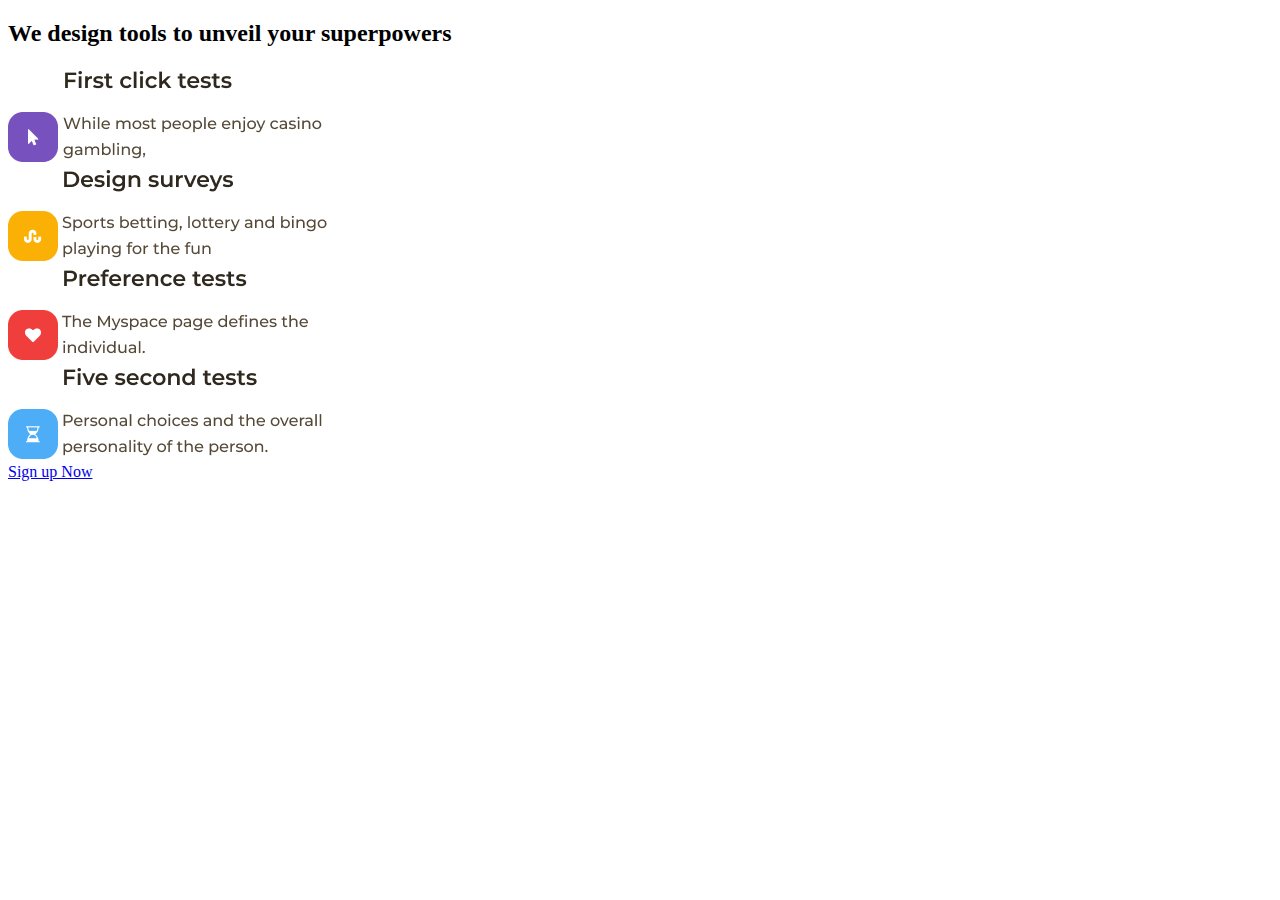
<file: homeworkProductly2/index.html>
<!DOCTYPE html>
<html lang="en">

<head>
  <meta charset="UTF-8">
  <meta http-equiv="X-UA-Compatible" content="IE=edge">
  <meta name="viewport" content="width=device-width, initial-scale=1.0">
  <title>Document</title>
</head>

<body>
  <main>
    <!-- section2 -->
    <section class="chapter2">
      <div class="container">
        <h2>We design tools to unveil your superpowers</h2>
        <div class="flex-container">
          <div class="card1">
            <img src="assets/images/icon1.png" alt="icon">
            <img src="assets/images/Text1.png" alt="text">
          </div>
          <dic class="card2">
            <img src="assets/images/icon2.png" alt="icon">
            <img src="assets/images/Text2.png" alt="text">
          </dic>
          <div class="card3">
            <img src="assets/images/icon3.png" alt="icon">
            <img src="assets/images/Text3.png" alt="text">
          </div>
          <div class="card4">
            <img src="assets/images/icon4.png" alt="icon">
            <img src="assets/images/Text4.png" alt="text">
          </div>

        </div>
      </div>
      <a href="#" class="button2">Sign up Now</a>
    </section>
  </main>
</body>

</html>
</file>
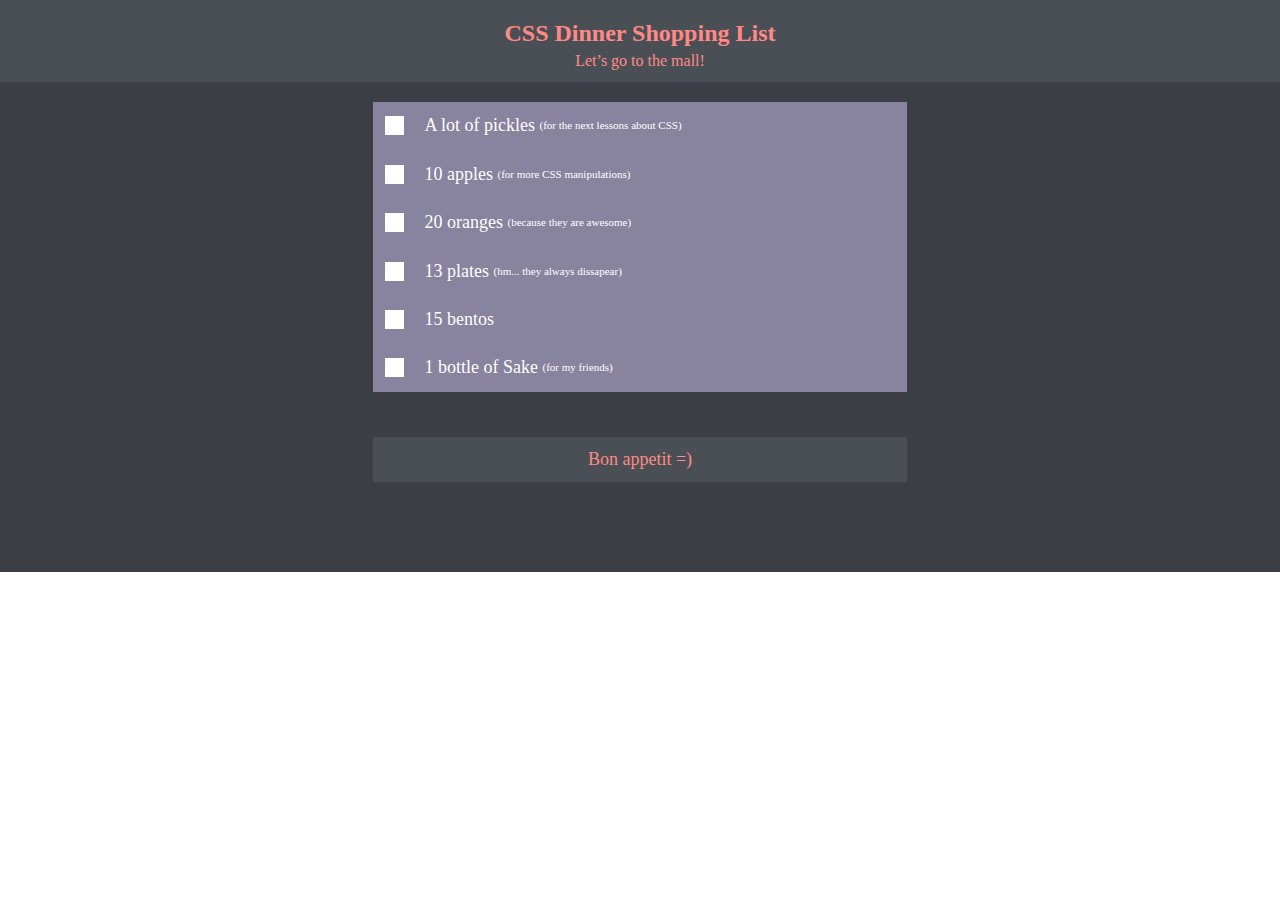
<file: ShopingList/index.html>
<!DOCTYPE html>
<html lang="en">

<head>
  <meta charset="UTF-8">
  <meta http-equiv="X-UA-Compatible" content="IE=edge">
  <meta name="viewport" content="width=device-width, initial-scale=1.0">
  <title>Document</title>
  <!-- <link rel="stylesheet" href="assets/css/normalize.css"> -->
  <link rel="stylesheet" href="assets/css/style.css">
</head>

<body>
  <header>
    <section>
      <div class="container">
        <h1>CSS Dinner Shopping List</h1>
        <p>Let’s go to the mall!</p>
      </div>
    </section>
  </header>

  <main>
    <section class="list">
      <div class="container">
        <form>
          <div class="point">


            <input id="check1" type="checkbox">
            <label for="check1">
              <span></span>
              <span>A lot of pickles</span>
              <span>(for the next lessons about CSS)</span>
            </label>

          </div>
          <div class="point">

            <input id="check2" type="checkbox">
            <label for="check2">
              <span></span>
              <span>10 apples</span>
              <span> (for more CSS manipulations)</span>
            </label>

          </div>
          <div class="point">

            <input id="check3" type="checkbox">
            <label for="check3">
              <span></span>
              <span>20 oranges</span>
              <span> (because they are awesome)</span>
            </label>

          </div>
          <div class="point">

            <input id="check4" type="checkbox">
            <label for="check4">
              <span></span>
              <span>13 plates</span>
              <span>(hm... they always dissapear)</span>
            </label>

          </div>
          <div class="point">

            <input id="check5" type="checkbox">
            <label for="check5">
              <span></span>
              <span>15 bentos</span>

            </label>

          </div>
          <div class="point">

            <input id="check6" type="checkbox">
            <label for="check6">
              <span></span>
              <span>1 bottle of Sake </span>
              <span> (for my friends)</span>
            </label>

          </div>
          <div class="bonappetit">
            Bon appetit =)
          </div>
        </form>
      </div>

    </section>
  </main>

</body>

</html>
</file>
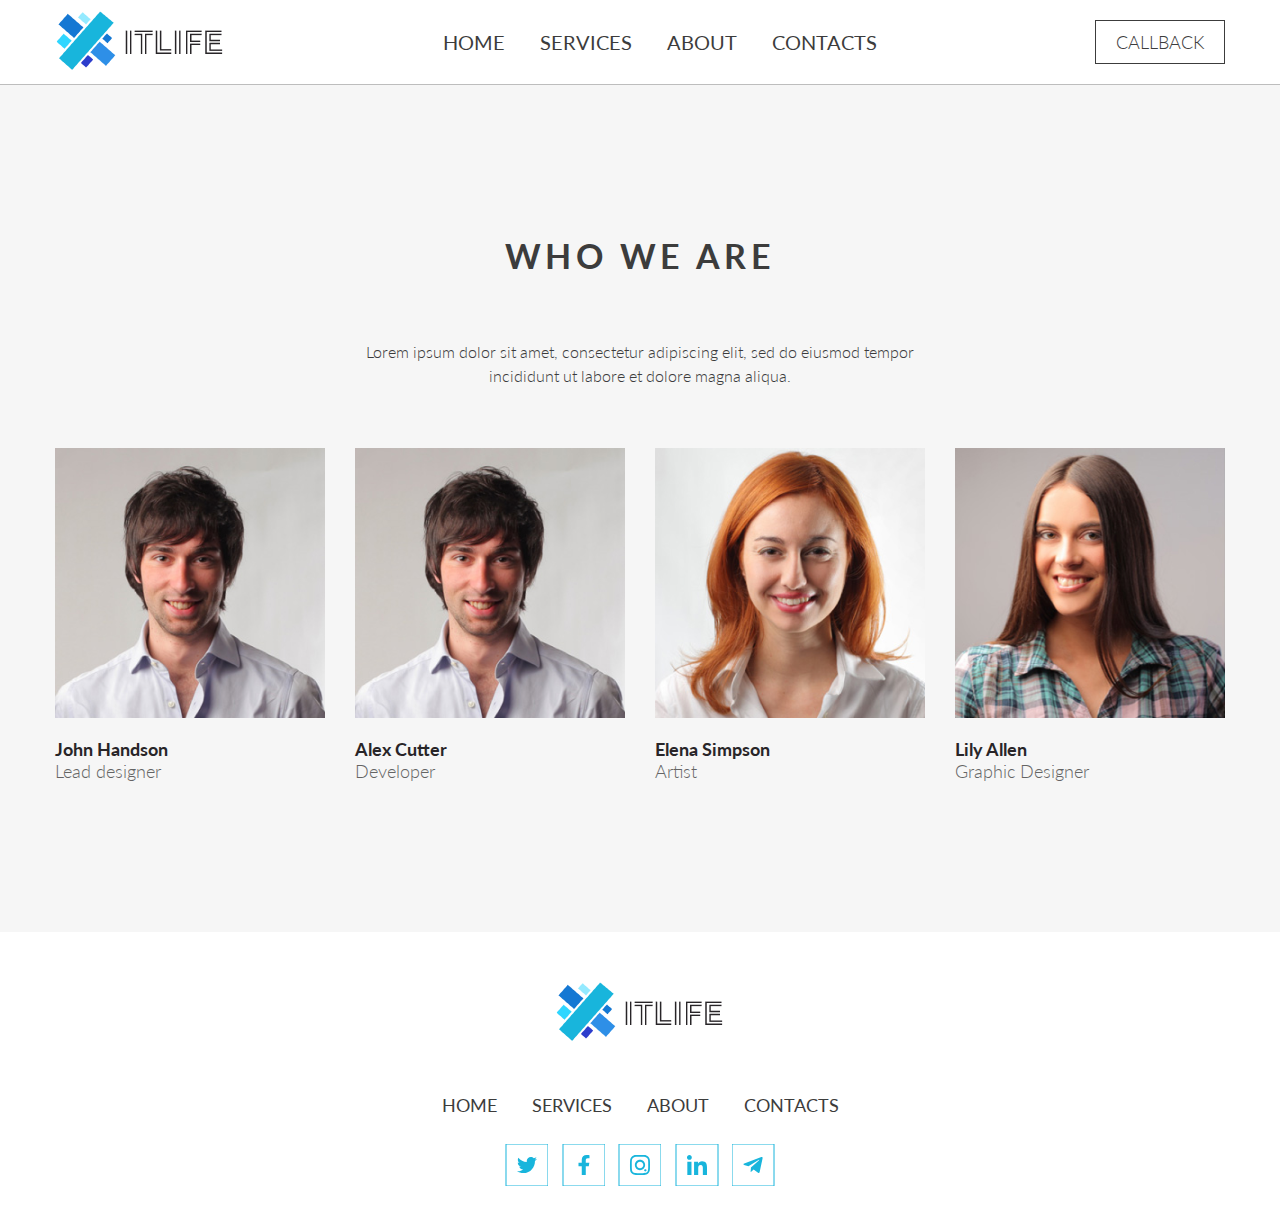
<file: who are we/index.html>
<!DOCTYPE html>
<html lang="en">

<head>
  <meta charset="UTF-8">
  <meta http-equiv="X-UA-Compatible" content="IE=edge">
  <meta name="viewport" content="width=device-width, initial-scale=1.0">

  <link rel="preconnect" href="https://fonts.googleapis.com">
  <link rel="preconnect" href="https://fonts.gstatic.com" crossorigin>
  <link href="https://fonts.googleapis.com/css2?family=Lato:wght@300;400;700&display=swap" rel="stylesheet">

  <link rel="stylesheet" href="assets/css/normalize.css">
  <link rel="stylesheet" href="assets/css/style.css">

  <title>Itlife</title>
</head>

<body>
  <header class="header">
    <div class="container header__container">
      <div class="header__logo">
        <img src="assets/image/logo.png" alt="Logo" class="Logo">
      </div>

      <nav>
        <div class="header__menu">
          <ul class="menu__block">
            <li>
              <a href="#" class="menu__item">Home</a>
            </li>
            <li>
              <a href="#" class="menu__item">services</a>
            </li>
            <li>
              <a href="#" class="menu__item">About</a>
            </li>
            <li>
              <a href="#" class="menu__item">contacts</a>
            </li>
          </ul>
        </div>
      </nav>

      <div>
        <a href="#" class="button-callback">callback</a>
      </div>
    </div>
  </header>

  <main class="base">
    <div class="container">
      <h1 class="base__title">who we are</h1>
      <p class="base__content">
        Lorem ipsum dolor sit amet, consectetur adipiscing elit, sed do eiusmod tempor incididunt ut labore et dolore
        magna aliqua.
      </p>

      <div class="base__team">
        <div class="team-member">
          <div class="wrap">
            <div class="card">
              <div class="card__front">
                <img src="assets/image/photo2.png" alt="photo">
              </div>
              <div class="card__back">
                <img src="assets/image/twitter.png" alt="twitter">
                <img src="assets/image/facebook.png" alt="facebook">
                <img src="assets/image/instagram.png" alt="insragram">
              </div>

            </div>
          </div>

          <div class="team-member__name">
            <p> John Handson</p>
          </div>
          <div class="team-member__position">Lead designer</div>
        </div>

        <div class="team-member">
          <div class="wrap">
            <div class="card">
              <div class="card__front">
                <img src="assets/image/photo2.png" alt="photo">
              </div>
              <div class="card__back">
                <img src="assets/image/twitter.png" alt="twitter">
                <img src="assets/image/facebook.png" alt="facebook">
                <img src="assets/image/instagram.png" alt="insragram">
              </div>

            </div>

          </div>
          <div class="team-member__name">
            <p> Alex Cutter</p>
          </div>
          <div class="team-member__position">Developer</div>
        </div>

        <div class="team-member">
          <div class="wrap">
            <div class="card">
              <div class="card__front">
                <img src="assets/image/photo3.png" alt="photo">
              </div>
              <div class="card__back">
                <img src="assets/image/twitter.png" alt="twitter">
                <img src="assets/image/facebook.png" alt="facebook">
                <img src="assets/image/instagram.png" alt="insragram">
              </div>

            </div>
          </div>

          <div class="team-member__name">
            <p> Elena Simpson</p>
          </div>
          <div class="team-member__position">Artist</div>
        </div>

        <div class="team-member">
          <div class="wrap">
            <div class="card">
              <div class="card__front">
                <img src="assets/image/photo4.png" alt="photo">
              </div>
              <div class="card__back">
                <img src="assets/image/twitter.png" alt="twitter">
                <img src="assets/image/facebook.png" alt="facebook">
                <img src="assets/image/instagram.png" alt="insragram">
              </div>

            </div>
          </div>

          <div class="team-member__name">
            <p>Lily Allen</p>
          </div>
          <div class="team-member__position">Graphic Designer</div>
        </div>
      </div>
  </main>


  <footer class="footer">
    <div class="container container-footer">
      <div class="footer__logo">
        <img src="assets/image/logo.png" alt="Logo" class="Logo">
      </div>
      <nav>
        <div class="footer__menu">
          <ul class="menu__block">
            <li>
              <a href="#" class="menu__item-footer">Home</a>
            </li>
            <li>
              <a href="#" class="menu__item-footer">services</a>
            </li>
            <li>
              <a href="#" class="menu__item-footer">About</a>
            </li>
            <li>
              <a href="#" class="menu__item-footer">contacts</a>
            </li>
          </ul>
        </div>
      </nav>
      <div class="social">
        <svg width="43" height="42" viewBox="0 0 43 42" fill="none" xmlns="http://www.w3.org/2000/svg">
          <rect width="42" height="42" transform="translate(0.993286)" fill="#white" stroke="#18B5DC"
            class="border" />
          <path
            d="M29.9374 16.9264C29.9501 17.104 29.9501 17.2817 29.9501 17.4594C29.9501 22.8781 25.8258 29.1218 18.2877 29.1218C15.9654 29.1218 13.808 28.4492 11.9933 27.2817C12.3232 27.3198 12.6405 27.3325 12.9831 27.3325C14.8993 27.3325 16.6633 26.6853 18.072 25.5812C16.2699 25.5431 14.7598 24.3629 14.2395 22.7386C14.4933 22.7766 14.7471 22.802 15.0136 22.802C15.3816 22.802 15.7497 22.7512 16.0923 22.6624C14.2141 22.2817 12.8054 20.632 12.8054 18.6396V18.5888C13.3511 18.8934 13.9857 19.0838 14.6582 19.1091C13.5541 18.3731 12.8308 17.1167 12.8308 15.6954C12.8308 14.934 13.0338 14.236 13.3892 13.6269C15.407 16.1142 18.44 17.7385 21.8409 17.9162C21.7775 17.6117 21.7394 17.2944 21.7394 16.9772C21.7394 14.7183 23.5668 12.8782 25.8384 12.8782C27.0186 12.8782 28.0846 13.3731 28.8333 14.1726C29.7597 13.9949 30.648 13.6523 31.4348 13.1828C31.1302 14.1345 30.4831 14.934 29.6328 15.4416C30.4577 15.3528 31.2572 15.1244 31.9932 14.8071C31.4349 15.6193 30.7369 16.3426 29.9374 16.9264Z"
            fill="#18B5DC" class="inner" />
        </svg>

        <svg width="43" height="42" viewBox="0 0 43 42" fill="none" xmlns="http://www.w3.org/2000/svg">
          <rect width="42" height="42" transform="translate(0.993286)" fill="#white" stroke="#18B5DC" class="border"/>
          <path
            d="M26.7724 22.25L27.3429 18.6305H23.7763V16.2816C23.7763 15.2914 24.2746 14.3262 25.8719 14.3262H27.4933V11.2445C27.4933 11.2445 26.0219 11 24.6151 11C21.678 11 19.7581 12.7336 19.7581 15.8719V18.6305H16.4933V22.25H19.7581V31H23.7763V22.25H26.7724Z"
            fill="#18B5DC" class="inner"/>
        </svg>

        <svg width="43" height="42" viewBox="0 0 43 42" fill="none" xmlns="http://www.w3.org/2000/svg">
          <rect width="42.0045" height="42" transform="matrix(1 0 0 -1 0.993286 42)" fill="#white" stroke="#18B5DC" class="border"/>
          <path
            d="M21.9977 26.1277C19.1594 26.1277 16.87 23.8383 16.87 21C16.87 18.1616 19.1594 15.8722 21.9977 15.8722C24.8361 15.8722 27.1255 18.1616 27.1255 21C27.1255 23.8383 24.8361 26.1277 21.9977 26.1277ZM21.9977 17.6663C20.1635 17.6663 18.664 19.1613 18.664 21C18.664 22.8387 20.1591 24.3337 21.9977 24.3337C23.8364 24.3337 25.3315 22.8387 25.3315 21C25.3315 19.1613 23.832 17.6663 21.9977 17.6663ZM28.5313 26.3375C28.5313 25.6725 27.9957 25.1415 27.3352 25.1415C26.6703 25.1415 26.1392 25.677 26.1392 26.3375C26.1392 26.998 26.6748 27.5335 27.3352 27.5335C27.9957 27.5335 28.5313 26.998 28.5313 26.3375ZM31.9275 25.1236C31.8516 26.7257 31.4856 28.1449 30.3119 29.3142C29.1427 30.4834 27.7235 30.8494 26.1214 30.9297C24.4701 31.0234 19.5209 31.0234 17.8697 30.9297C16.272 30.8538 14.8528 30.4879 13.6791 29.3186C12.5054 28.1494 12.1439 26.7302 12.0636 25.1281C11.9699 23.4768 11.9699 18.5276 12.0636 16.8764C12.1394 15.2742 12.5054 13.8551 13.6791 12.6858C14.8528 11.5166 16.2675 11.1506 17.8697 11.0703C19.5209 10.9766 24.4701 10.9766 26.1214 11.0703C27.7235 11.1461 29.1427 11.5121 30.3119 12.6858C31.4812 13.8551 31.8471 15.2742 31.9275 16.8764C32.0212 18.5276 32.0212 23.4724 31.9275 25.1236ZM29.7942 15.1046C29.4461 14.2299 28.7723 13.556 27.8931 13.2035C26.5766 12.6813 23.4526 12.8018 21.9977 12.8018C20.5429 12.8018 17.4145 12.6858 16.1024 13.2035C15.2277 13.5516 14.5538 14.2255 14.2013 15.1046C13.6791 16.4212 13.7996 19.5451 13.7996 21C13.7996 22.4549 13.6836 25.5833 14.2013 26.8953C14.5494 27.77 15.2232 28.4439 16.1024 28.7965C17.4189 29.3186 20.5429 29.1981 21.9977 29.1981C23.4526 29.1981 26.581 29.3142 27.8931 28.7965C28.7678 28.4484 29.4417 27.7745 29.7942 26.8953C30.3164 25.5788 30.1959 22.4549 30.1959 21C30.1959 19.5451 30.3164 16.4167 29.7942 15.1046Z"
            fill="#18B5DC" class="inner"/>
        </svg>

        <svg width="44" height="42" viewBox="0 0 44 42" fill="none" xmlns="http://www.w3.org/2000/svg">
          <rect width="42.0045" height="42" transform="matrix(1 0 0 -1 0.997803 42)" fill="#white" stroke="#18B5DC" class="border"/>
          <path
            d="M16.4766 31H12.3301V17.647H16.4766V31ZM14.4011 15.8256C13.0752 15.8256 11.9998 14.7273 11.9998 13.4014C11.9998 12.7645 12.2528 12.1537 12.7031 11.7034C13.1535 11.253 13.7643 11 14.4011 11C15.038 11 15.6488 11.253 16.0992 11.7034C16.5495 12.1537 16.8025 12.7645 16.8025 13.4014C16.8025 14.7273 15.7266 15.8256 14.4011 15.8256ZM31.9957 31H27.8581V24.4999C27.8581 22.9507 27.8269 20.9641 25.7023 20.9641C23.5464 20.9641 23.2161 22.6471 23.2161 24.3882V31H19.074V17.647H23.0509V19.4685H23.1089C23.6625 18.4194 25.0148 17.3122 27.0322 17.3122C31.2288 17.3122 32.0002 20.0756 32.0002 23.665V31H31.9957Z"
            fill="#18B5DC" class="inner"/>
        </svg>

        <svg width="43" height="42" viewBox="0 0 43 42" fill="none" xmlns="http://www.w3.org/2000/svg">
          <rect width="42.0045" height="42" transform="matrix(1 0 0 -1 0.00219727 42)" fill="#white" stroke="#18B5DC" class="border"/>
          <path
            d="M30.5497 14.4566L27.6523 28.0342C27.4337 28.9924 26.8637 29.2309 26.0536 28.7795L21.6389 25.5469L19.5087 27.5827C19.273 27.817 19.0758 28.0129 18.6215 28.0129L18.9387 23.5452L27.1208 16.1985C27.4766 15.8833 27.0437 15.7087 26.5679 16.0239L16.4527 22.3527L12.0981 20.9984C11.1508 20.7045 11.1337 20.0571 12.2952 19.6057L29.3282 13.0852C30.1168 12.7913 30.8069 13.2598 30.5497 14.4566Z"
            fill="#18B5DC" class="inner"/>
        </svg>

      </div>

    </div>
  </footer>


</body>

</html>
</file>
<file: documentation/assets/css/style.css>
*,
::before,
::after {
  margin: 0;
  padding: 0;
  box-sizing: border-box;
}

*:focus {
  outline: none;
}

body {
  font-family: 'PT Sans';
  font-style: normal;
  font-weight: 400;
  font-size: 28px;
  line-height: 48px;
  color: #000000;
  background-color: white;
  margin-top: 170px;
}

.watermark {
  position: fixed;
  top: 170px;
  z-index: -1;
  right: 0;
}






.container {
  max-width: 1200px;
  margin: 0 auto;
  display: flex;

}

.container_wrapper {
  justify-content: space-between;
  align-items: center;
}

.header {

  background-color: white;
  padding: 16px 0 16px;
  position: fixed;
  width: 100%;
  top: 0px;
  left: 0px;
  z-index: 1;
}

.content {
  display: flex;
  flex-direction: column;


}

.content__side-bar {
  display: flex;
  flex-direction: column;
}

.header__left-group {
  display: flex;
}


.header__language {
  font-family: 'Tourney';
  font-style: normal;
  font-weight: 600;
  font-size: 22px;
  line-height: 18px;
  text-align: center;
  letter-spacing: 0.04em;
  margin-right: 50px;
}

.header__navigation,
.header__link {
  text-decoration: none;
  font-family: 'Staatliches';
  font-style: normal;
  font-weight: 400;
  font-size: 22px;
  line-height: 28px;
  color: #000000;
}

.header__navigation ul {
  list-style: none;

}

.header__navigation li {
  display: inline;
}

ul {
  list-style: none;
}



/* sidebar */
.side-bar ul {
  position: -webkit-sticky;
  position: sticky;
  top: 170px;
  
}

.side-bar__title {
  font-family: 'Francois One';
  font-style: normal;
  font-weight: 400;
  font-size: 36px;
  line-height: 48px;
  color: #000000;
  text-transform: uppercase;
  letter-spacing: 0.04em;
  text-decoration: none;
  margin-bottom: 80px;
  white-space: nowrap;
}

.side-bar li {
  border-bottom: 1px solid #BDBDBD;
  padding-bottom: 10px;
  margin-bottom: 70px;
}

/* content */

.content {
  margin-left: 48px;
}

article p {
  margin-top: 40px;
}

.content__chapter {
  padding-top: 70px;
}

.content__chapter:first-child {
  padding-top: 0;
}

.chappter__title {
  display: inline-block;
  margin: 0 10px 0 0;
  font-family: 'Francois One';
  font-style: normal;
  font-weight: 400;
  font-size: 36px;
  line-height: 48px;
  letter-spacing: 0.04em;
  text-transform: uppercase;

  color: #000000;
}

.chapter__suptitle {
  font-size: 20px;
  line-height: 1;
  display: inline-block;
  vertical-align: top;
}

.chapter__header {
  vertical-align: top;
  margin: 0 0 40px 0;
  padding-top: 28px;
  position: relative;
}


.chapter__header::before {
  content: '';
  width: 100px;
  height: 8px;
  background-color: black;
  display: inline-block;
  position: absolute;
  top: 0;
  left: 0;
}

.selected-text {
  background-color: #efeded;
}
</file>
<file: HM-Account/assets/css/style.css>
*,
::before::after {
  margin: 0;
  padding: 0;
  box-sizing: border-box;
}

*:focus {
  outline: none;
}

.container {
  max-width: 500px;
  margin: 0 auto;
}

body {
  font-family: 'Roboto';
  font-style: normal;
  font-weight: 400;
  font-size: 15px;
  line-height: 22px;
  color: #545454;
}

h1 {
  font-weight: 500;
  font-size: 24px;
  line-height: 32px;
  color: #1C1C1C;
}

/* треба подивитись !!!!! */


.name {
  display: flex;
  flex-direction: row;


}

.first-name {
  display: flex;
  flex-direction: column;
  flex-grow: 1;
  margin-bottom: 20px;


}

.first-name:first-child {
  padding-right: 6px;
}

.first-name:last-child {
  padding-left: 6px;
}

.e-mail {
  display: flex;
  flex-direction: column;
  flex-grow: 1;
}

.email {
  /* flex-grow: 1; */
  width: 100%;
  /* display: flex; */
}


.e-mail span {
  display: inline-block;
  font-size: 13px;
  line-height: 18px;
  color: #969696;
  text-align: left;
  margin: 7px 0 21px;
}

input {
  background: #FFFFFF;
  border: 1px solid #E4E4E4;
  border-radius: 6px;
  padding: 8px 10px;
  /* width: 100%; */
  margin-top: 7px;
  flex-grow: 1;
}

input:hover {
  border-color: #67ade3;
}

input:focus {
  border-color: #67ade3;
}

input[type="radio"] {
  display: none;
}

.checkradio {
  display: inline-flex;
  align-items: center;
  justify-content: center;
  width: 20px;
  height: 20px;
  border-radius: 50%;
  background: #FFFFFF;
  border: 1px solid #E4E4E4;
  margin-right: 8px;
}

input[type=radio]:checked+label .checkradio::before {
  content: "";
  border-radius: 50%;
  width: 8px;
  height: 8px;
  background: #FFFFFF;
}


input[type=radio]:checked+label .checkradio {
  background-color: #007BFF;
}

.male {
  margin-right: 21px;
}

input[type="radio"]+label {
  display: inline-flex;
  align-items: center;

}

.country_city {
  display: flex;
  flex-direction: row;
  /* justify-content: space-between; */

}

.country,
.city {

  flex-grow: 1;
  display: flex;
  flex-direction: column
}

.city {
  margin-bottom: 15px;
  margin-left: 10px;
}


select {
  padding: 7px 10px;
  width: 100%;
  background: #FFFFFF;
  border: 1px solid #E4E4E4;
  border-radius: 6px;
}

select:hover {
  border-color: #67ade3;
}

select:focus {
  border-color: #67ade3;
}

button {
  font-weight: 500;
  font-size: 15px;
  line-height: 22px;
  color: #FFFFFF;
  background: #007BFF;
  border: 1px solid #E4E4E4;
  border-radius: 6px;
  padding: 8px 10px;
  cursor: pointer;
  width: 100%;
  margin: 20px 0 22px;

}

form p:last-child {
  margin: 0 auto;
  font-size: 13px;
  line-height: 18px;
  color: #969696;
  text-align: center;
  max-width: 380px;
}

[href] {
  font-family: 'Inter';
  font-style: normal;
  font-weight: 400;
  font-size: 13px;
  line-height: 18px;
  color: #007BFF;
}

footer [href] {
  display: inline-block;
  /* margin: 0 auto; */
  /* text-align: center; */
  font-weight: 500;
  font-size: 15px;
  line-height: 22px;
  color: #007BFF;
}

.line {
  margin: 20px 0;
  background: #E4E4E4;
}

footer [href] {
  font-family: 'Roboto';
  font-weight: 500;
  font-size: 15px;
  line-height: 22px;
  color: #007BFF;
  margin-left: 20px;

}

.footer {
  text-align: center;
}
</file>
<file: homeworkFigmaCSS/assets/css/style.css>
* {
  margin: 0;
  padding: 0;
  box-sizing: border-box;
}


body {
  font-family: 'Open Sans';
  font-style: normal;
  font-weight: 400;
  font-size: 18px;
  line-height: 25px;
  text-align: center;
}

.container {
  width: 90%;
  max-width: 945px;
  margin: 0px auto;
}

header {
  font-family: 'Open Sans';
  font-style: normal;
  font-weight: 400;
  font-size: 18px;
  line-height: 25px;
  color: #070707;
  filter: drop-shadow(0px 4px 4px rgba(0, 0, 0, 0.25));
  padding: 50px 0 0 0;
}

.black {
  color: #070707;
  display: inline-block;
  margin-right: 40px;
  margin-bottom: 63px;
  text-decoration: none;
}

.grey {
  color: #828282;
  display: inline-block;
  margin: 0 40px 63px 0;
  text-decoration: none;
}

ul {
  list-style: none;
}

li {
  display: inline;
}

h1 {
  font-weight: 700;
  font-size: 47.3392px;
  line-height: 64px;
  color: #070707;
  text-align: left;
}

#about_me {
  padding: 100px 0;
  margin: 100px 0;
  background: #F6F6F6;


}

.about-me {
  margin: 0 auto;
  background: #F6F6F6;
  max-width: 480px;
}

.tittle-about-me {


  margin: 0 0 28px;
}

.tittle h2 {
  font-weight: 700;
  font-size: 34px;
  line-height: 46px;
  color: #070707;
}

.text-about-me {
  color: #070707;
}

.p1 {
  margin-bottom: 50px;
}

.tittle-skills {
  font-weight: 700;
  font-size: 34px;
  line-height: 46px;
  color: #070707;
  margin: 0 0 40px;


}

#skills ul {
  list-style: none;

}

#skills li {
  display: inline-block;
  max-width: 165px;
  text-align: center;
  margin: 0 45px;
}

#skills img {
  max-height: 91px;



}

#skills .text-skills {
  font-family: 'Gilroy-Bold';
  font-size: 14px;
  line-height: 17px;
  text-align: center;
  margin: 24px 0px 60px 0px;
  color: #828282;

}

.stars {
  margin: 0 0 84px;
}



#portfolio {
  padding: 119px 0;
  background: #F6F6F6;

}

.tittle-portfolio {
  font-weight: 700;
  font-size: 34px;
  line-height: 46px;
  color: #070707;
}


#portfolio img {
  padding: 68px 0px 15px;
}

#contacts {
  margin: 100px 0 159px;
}

#contacts h2 {
  font-weight: 700;
  font-size: 34px;
  line-height: 46px;
  margin: 0 0 21px;
  color: #070707;
}

.sent-message {
  font-weight: 700;
  padding: 9px 0.25px;
  background-color: black;
  max-width: 180px;
  margin: 78PX auto 0;
  border-radius: 10px;


}

#contacts .img {
  max-height: 40px;
  margin: 31px 60px 0;
}

#contacts img {
  margin-right: 69px;
  margin-top: 31px;
}

.sent-message-color {
  color: #FFFFFF;
  text-decoration: none;
}

.footer-text {
  font-size: 14px;
  line-height: 19px;
  margin: 44px 0 0;
  color: #828282;
}
/*  section 2 */
</file>
<file: homeworkProductly/assets/css/style.css>
* {
  margin: 0;
  padding: 0;
  box-sizing: border-box;
}

.container {
  max-width: 1200px;
  margin: 0px auto;
}

header {
  font-family: 'Montserrat';
  font-style: normal;
  font-size: 16px;
  color: #2F281E;
  margin-top: 26px;

}

.header.content {
  margin: 0px 190px;
}

body {
  font-family: 'Montserrat';
  font-style: normal;
  font-weight: 400;
  font-size: 18px;
  line-height: 28px;
  color: #2F281E;

}




.logo {
  max-width: 200px;

}

ul {
  list-style: none;
}

li {
  display: inline;
}


.menu-link {
  color: #070707;
  display: inline-block;
  margin-right: 10px;
  text-decoration: none;
  font-weight: 400;
  line-height: 28px;
}

.orange {
  color: #FF9900;
}

.header-button-white {
  display: inline-block;
  font-family: 'Montserrat';
  font-style: normal;
  font-weight: 600;
  font-size: 16px;
  line-height: 20px;
  text-decoration: none;
  color: #2F281E;
  padding: 13px 26px;
  /* max-width: 110px; */
  border: 1px solid #BCD0E5;
  border-radius: 4px;
  margin-right: 30px;

}

.header-button-white:hover {
  background-color: aqua;
}

.header-button-orange {
  display: inline-block;
  font-family: 'Montserrat';
  font-style: normal;
  font-weight: 600;
  font-size: 16px;
  line-height: 20px;
  text-decoration: none;
  color: #FFFFFF;
  padding: 13px 26px;

  /* max-width: 110px; */
  border-radius: 4px;
  background-color: #FF9900;
  border: 1px solid #FF9900;
}

.header-button-orange:hover {
  background-color: #cc3c18;
  ;
}

.chapter1 {
  margin: 70px 0 9px 0;
}

.content {
  display: inline-block;
  vertical-align: middle;
}

.left {
  max-width: 500px;
}

.tittle {
  font-weight: 700;
  font-weight: 700;
  font-size: 44px;
  line-height: 54px;
  color: #2F281E;
  display: inline-block;

}

.text-chapter1 {
  display: inline-block;
  font-weight: 400;
  font-size: 18px;
  line-height: 28px;
  color: #544837;
  margin-bottom: 20px;
}

.image1-chapter1 {
  display: inline-block;
  max-width: 644px;
}

.button1 {
  font-family: 'Poppins';
  font-style: normal;
  font-weight: 700;
  font-size: 16px;
  line-height: 24px;
  color: #FFFFFF;
  background-color: #FF9900;

  border-radius: 4px;
  padding: 13px 26px;
  text-decoration: none;


}



/* section 2 */

.chapter2 {
  background-image: url("../images/bg.png");
  background-position: bottom;
  background-repeat: no-repeat;
  background-size: 100%;
}


.chapter2 .container {
  text-align: center;
}

.chapter2 h2 {
  font-family: 'Montserrat';
  font-style: normal;
  font-weight: 700;
  font-size: 36px;
  line-height: 44px;
  text-align: center;
  max-width: 539px;
  margin: 99px auto 30px;



  color: #2F281E;

}

.flex-container {
  display: flex;
  flex-direction: row;

}

h3 {
  font-weight: 700;
  margin: 30px auto 20px;
}

.card1 {
  max-width: 270px;
  flex: 0 1 25%;

  text-align: left;
  /* align-items: flex-start; */
  justify-content: space-between;
}

.chapter2 .button1 {
  margin: 70px auto 74px;
  display: inline-block;

}

/* footer */

.flex-container-footer {
  display: flex;
  flex-direction: row;
  padding-top: 70px;
  padding-bottom: 70px;
  justify-content: space-between;
}

.form {
  flex-direction: column;
}

.list {
  text-decoration: none;
  font-family: 'Montserrat';
  font-style: normal;
  font-weight: 500;
  font-size: 16px;
  line-height: 26px;
  color: #544837;
  display: block;
  padding-bottom: 10px;
}

footer p {
  font-family: 'Gotham';
  font-style: normal;
  font-weight: 700;
  font-size: 20px;
  line-height: 30px;
  color: #2F281E;
  padding-bottom: 20px;
}

.tel {
  padding: 15px 10px;
  border: 1px solid #BCD0E5;
  border-radius: 4px;
  max-width: 340px;
  margin-bottom: 25px;
}

.form input::placeholder {
  color: #BCD0E5;

}

footer .button1 {
  border: none;
}
</file>
<file: ShopingList/assets/css/style.css>
*,
::after,
::before {
  margin: 0;
  padding: 0;
  box-sizing: border-box;
}

body {
  font-family: 'Roboto';
  font-style: normal;
  font-weight: 400;
  font-size: 18px;
  line-height: 21px;
  



}

.container {
  max-width: 534px;
  margin: 0px auto;
}

header {
  background-color: #4A4F56;
  margin: 0 auto;

}


h1 {
  font-weight: 700;
  font-size: 24px;
  line-height: 28px;
  color: #FF8984;
  
  padding: 19px 0 4px;
  
  text-align: center;

}

p {
  font-size: 16px;
  line-height: 19px;
  color: #FF8984;
 
  padding-bottom: 12px;
  text-align: center;
}


main {
  background-color: #3B3F45;
  padding-top: 20px;
  padding-bottom: 45px;
}

.point input {
  opacity: 0;
  position: absolute;
}



.list .point {
  background: #88839E;
  padding: 12px 0 14px 12px;
  max-width: 534px;
  position: relative;
  color: #FFFFFF;

}



.point input+label span:first-child {
  height: 19px;
  width: 19px;
  background: #FFFFFF;
  margin-right: 16px;
  display: inline-block;
  text-align: center;

}

.point input+label span:nth-child(3) {
  font-size: 11px;
}

.point input+label span {
  display: inline-block;
  vertical-align: middle;
}

.point:hover {
  background: #625E77;
  border: 3px solid #FFFFFF;
  transition: all .2s ease;
}

input:checked+label span:first-child::before {
  content: url("../../image/Vector\ 1.png");
  display: inline-block;
  vertical-align: middle;
  margin: 0 auto;
  /* background: #7A7593; */
  /* text-decoration: line-through; */
}
input:checked+label span:nth-child(2),
input:checked+label span:nth-child(3) {
  text-decoration: line-through;
}

.bonappetit {
  max-width: 534px;
  line-height: 21px;
  padding: 12px 0;
  margin: 45px 0;
  background: #4A4F56;
  color: #FF8984;
  text-align: center;
}
</file>
<file: who are we/assets/css/style.css>
* {
  margin: 0;
  padding: 0;
  box-sizing: border-box;
}

*:focus {
  outline: none;
}

ul {
  list-style: none;
}

li {
  display: inline;
}

body {
  font-family: 'Lato';
  font-style: normal;
  font-weight: 300;
  font-size: 18px;
  line-height: 22px;
  color: #3C3C3C;
}

.container {
  max-width: 1170px;
  margin: 0 auto;
}


.header {
  width: 100%;
  border-bottom: 1px solid #BDBDBD;
}

.header__container {
  display: flex;
  justify-content: space-between;
  align-items: center;
}

.header__logo {
  margin: 10px 0;
}



.menu__item {

  text-decoration: none;
  max-width: 417px;
  font-weight: 400;
  font-size: 20px;
  line-height: 24px;
  color: #3C3C3C;
  text-transform: uppercase;
  cursor: pointer;
}

.menu__block li:last-child {
  padding-right: 0px;
}

.menu__block li {
  padding: 28px 30px 28px 0;
}

.menu__item-footer:hover,
.menu__item:hover {
  color: #18B5DC;

}

/* .container_wrapper {
  justify-content: space-between;
  align-items: center;
} */

nav {
  display: flex;
}

.button-callback {
  display: flex;
  text-decoration: none;
  color: #3C3C3C;
  text-transform: uppercase;
  background: #FFFFFF;
  border: 1px solid #3C3C3C;
  padding: 10px 20px;
  margin: 19px 0;
}

.button-callback:hover {
  color: #FFFFFF;
  background: #18B5DC;
  border: 1px solid #18B5DC;
}

/*    main   */
.base {

  background-color: #F6F6F6;
}

h1 {
  padding: 150px 0 64px;
  margin: 0;
}

.base__title {
  font-weight: 700;
  font-size: 34px;
  line-height: 41px;
  text-align: center;
  letter-spacing: 0.13em;
  text-transform: uppercase;
  color: #3C3C3C;
}



.base__content {
  font-size: 16px;
  line-height: 24px;
  text-align: center;
  max-width: 570px;
  margin: 0 auto;
}

.base__team {
  display: flex;
  justify-content: space-between;
}

/*   card     */

.team-member {
  display: flex;
  flex-direction: column;
  margin: 60px 0 150px;
}

.wrap {
  /* position: absolute; */
  width: 270px;
  height: 270px;
  background-color: transparent;
  perspective: 1000px;
  /* left: 0px;
  top: 0px; */
}

.card {
  position: relative;
  width: 100%;
  height: 100%;
  text-align: center;
  transform-style: preserve-3d;
  transition: transform 0.5s;
}

.card__back {
  background: #18B5DC;
  display: flex;
  justify-content: center;
  align-items: center;
  transform: rotateY(180deg);
}

.wrap:hover .card {
  transform: rotateY(180deg);
}

.card__front,
.card__back {
  position: absolute;
  width: 100%;
  height: 100%;
  backface-visibility: hidden;
}

.team-member__name {
  font-weight: 700;
  font-size: 18px;
  line-height: 22px;
  color: #282528;
  margin-top: 20px;
}

.team-member__position {
  color: #646464
}

/* footer {
  
  display: flex;
  justify-content: space-between;
  align-items: center;
}
  */
.footer {
  padding: 49px 0 40px;
  display: flex;
  flex-direction: column;
  justify-content: center;
  align-items: center;

}

.container-footer {
  display: flex;
  flex-direction: column;
  justify-content: center;
  align-items: center;
}

.menu__item-footer {
  font-family: 'Lato';
  font-style: normal;
  font-weight: 400;
  font-size: 18px;
  line-height: 22px;
  text-decoration: none;
  text-transform: uppercase;
  color: #3C3C3C;
  /* margin: 29px 0 28px; */
}

.footer__logo {
  padding-bottom: 49px;
}

.social {
  display: flex;
  justify-content: space-between;
  width: 270px;
  margin-top: 28px;
}

:hover>.border {
  fill: #18B5DC;
  stroke: white;
}

:hover>.inner {
  fill: white;
}
</file>
